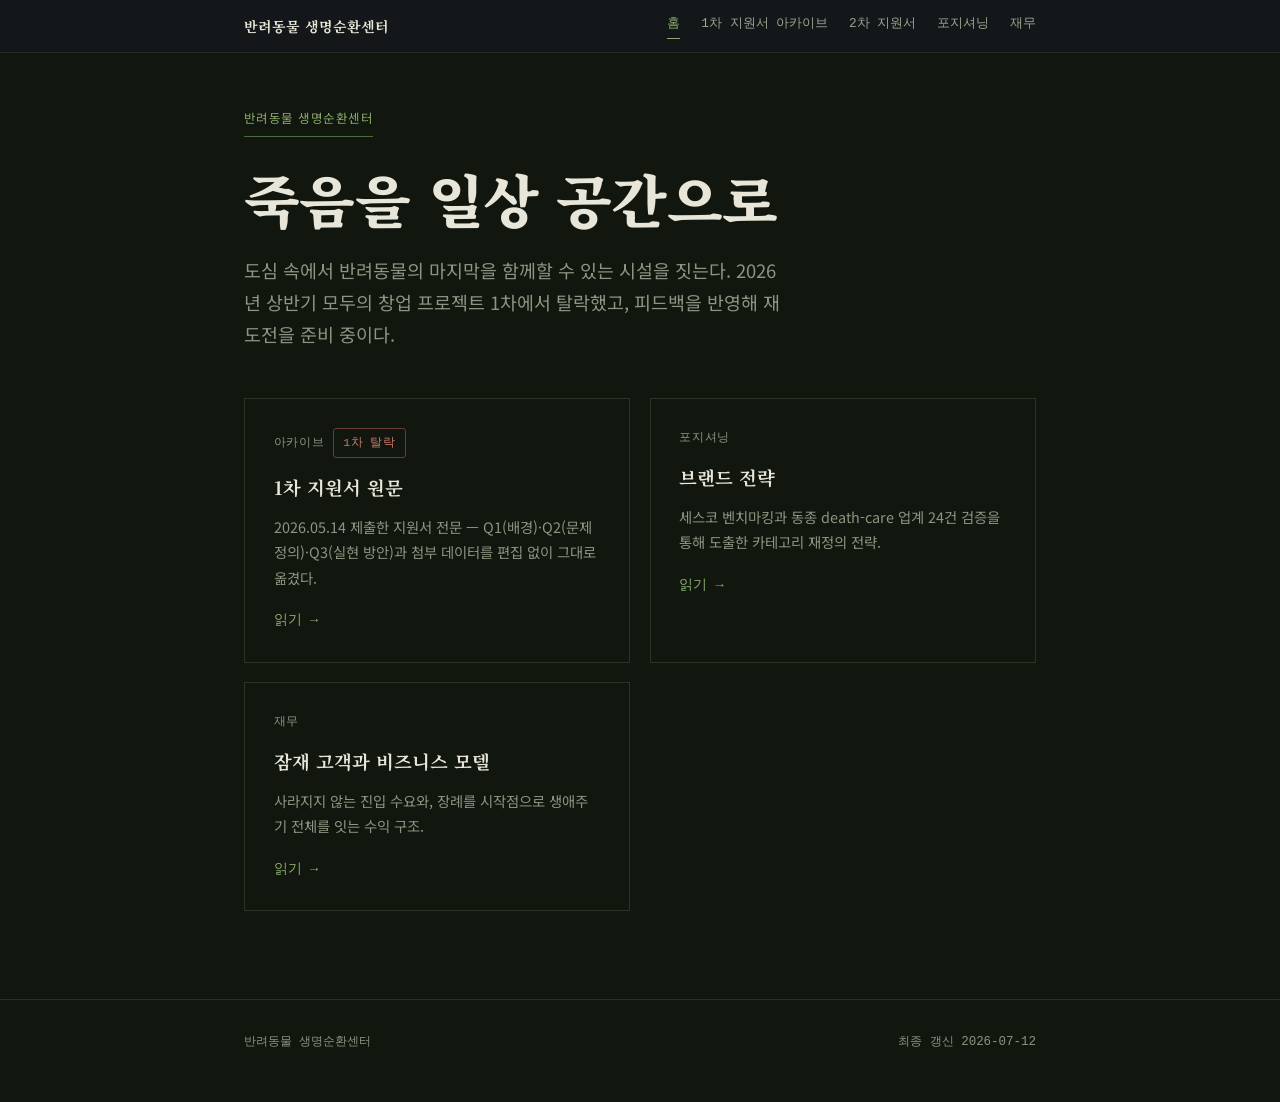
<file: index.html>
<!doctype html>
<html lang="ko">
<head>
<meta charset="utf-8" />
<meta name="viewport" content="width=device-width, initial-scale=1" />
<title>반려동물 생명순환센터</title>
<meta name="description" content="반려동물의 마지막을 친환경 자원 순환으로 되돌리는 생명순환센터 — 죽음을 일상 공간으로. 1차 지원서 아카이브와 브랜드 전략을 공개한다." />
<link rel="preconnect" href="https://fonts.googleapis.com" />
<link rel="preconnect" href="https://fonts.gstatic.com" crossorigin />
<link href="https://fonts.googleapis.com/css2?family=Noto+Serif+KR:wght@500;700;900&family=Noto+Sans+KR:wght@400;500;700&display=swap" rel="stylesheet" />
<link rel="stylesheet" href="assets/nav.css" />
<link rel="stylesheet" href="assets/style.css" />
</head>
<body>

<nav class="sitenav">
  <div class="sitenav-wrap">
    <a class="sitenav-brand" href="index.html">반려동물 생명순환센터</a>
    <div class="sitenav-links">
      <a href="index.html" class="active">홈</a>
      <a href="apply-round1.html">1차 지원서 아카이브</a>
      <a href="apply-round2.html">2차 지원서</a>
      <a href="brand.html">포지셔닝</a>
      <a href="finance.html">재무</a>
    </div>
  </div>
</nav>

<section class="hero">
  <div class="wrap">
    <span class="eyebrow">반려동물 생명순환센터</span>
    <h1 class="reveal">죽음을 일상 공간으로</h1>
    <p class="sub reveal">도심 속에서 반려동물의 마지막을 함께할 수 있는 시설을 짓는다. 2026년 상반기 모두의 창업 프로젝트 1차에서 탈락했고, 피드백을 반영해 재도전을 준비 중이다.</p>

    <div class="linkgrid reveal">
      <a class="linkcard" href="apply-round1.html">
        <div class="lc-tag">아카이브<span class="status-badge" style="margin-left:0;">1차 탈락</span></div>
        <h3>1차 지원서 원문</h3>
        <p>2026.05.14 제출한 지원서 전문 — Q1(배경)·Q2(문제 정의)·Q3(실현 방안)과 첨부 데이터를 편집 없이 그대로 옮겼다.</p>
        <span class="lc-arrow">읽기 →</span>
      </a>
      <a class="linkcard" href="brand.html">
        <div class="lc-tag">포지셔닝</div>
        <h3>브랜드 전략</h3>
        <p>세스코 벤치마킹과 동종 death-care 업계 24건 검증을 통해 도출한 카테고리 재정의 전략.</p>
        <span class="lc-arrow">읽기 →</span>
      </a>
      <a class="linkcard" href="finance.html">
        <div class="lc-tag">재무</div>
        <h3>잠재 고객과 비즈니스 모델</h3>
        <p>사라지지 않는 진입 수요와, 장례를 시작점으로 생애주기 전체를 잇는 수익 구조.</p>
        <span class="lc-arrow">읽기 →</span>
      </a>    </div>
  </div>
</section>

<footer>
  <div class="wrap">
    <span>반려동물 생명순환센터</span>
    <span>최종 갱신 2026-07-12</span>
  </div>
</footer>

<script src="assets/main.js"></script>

</body>
</html>
</file>
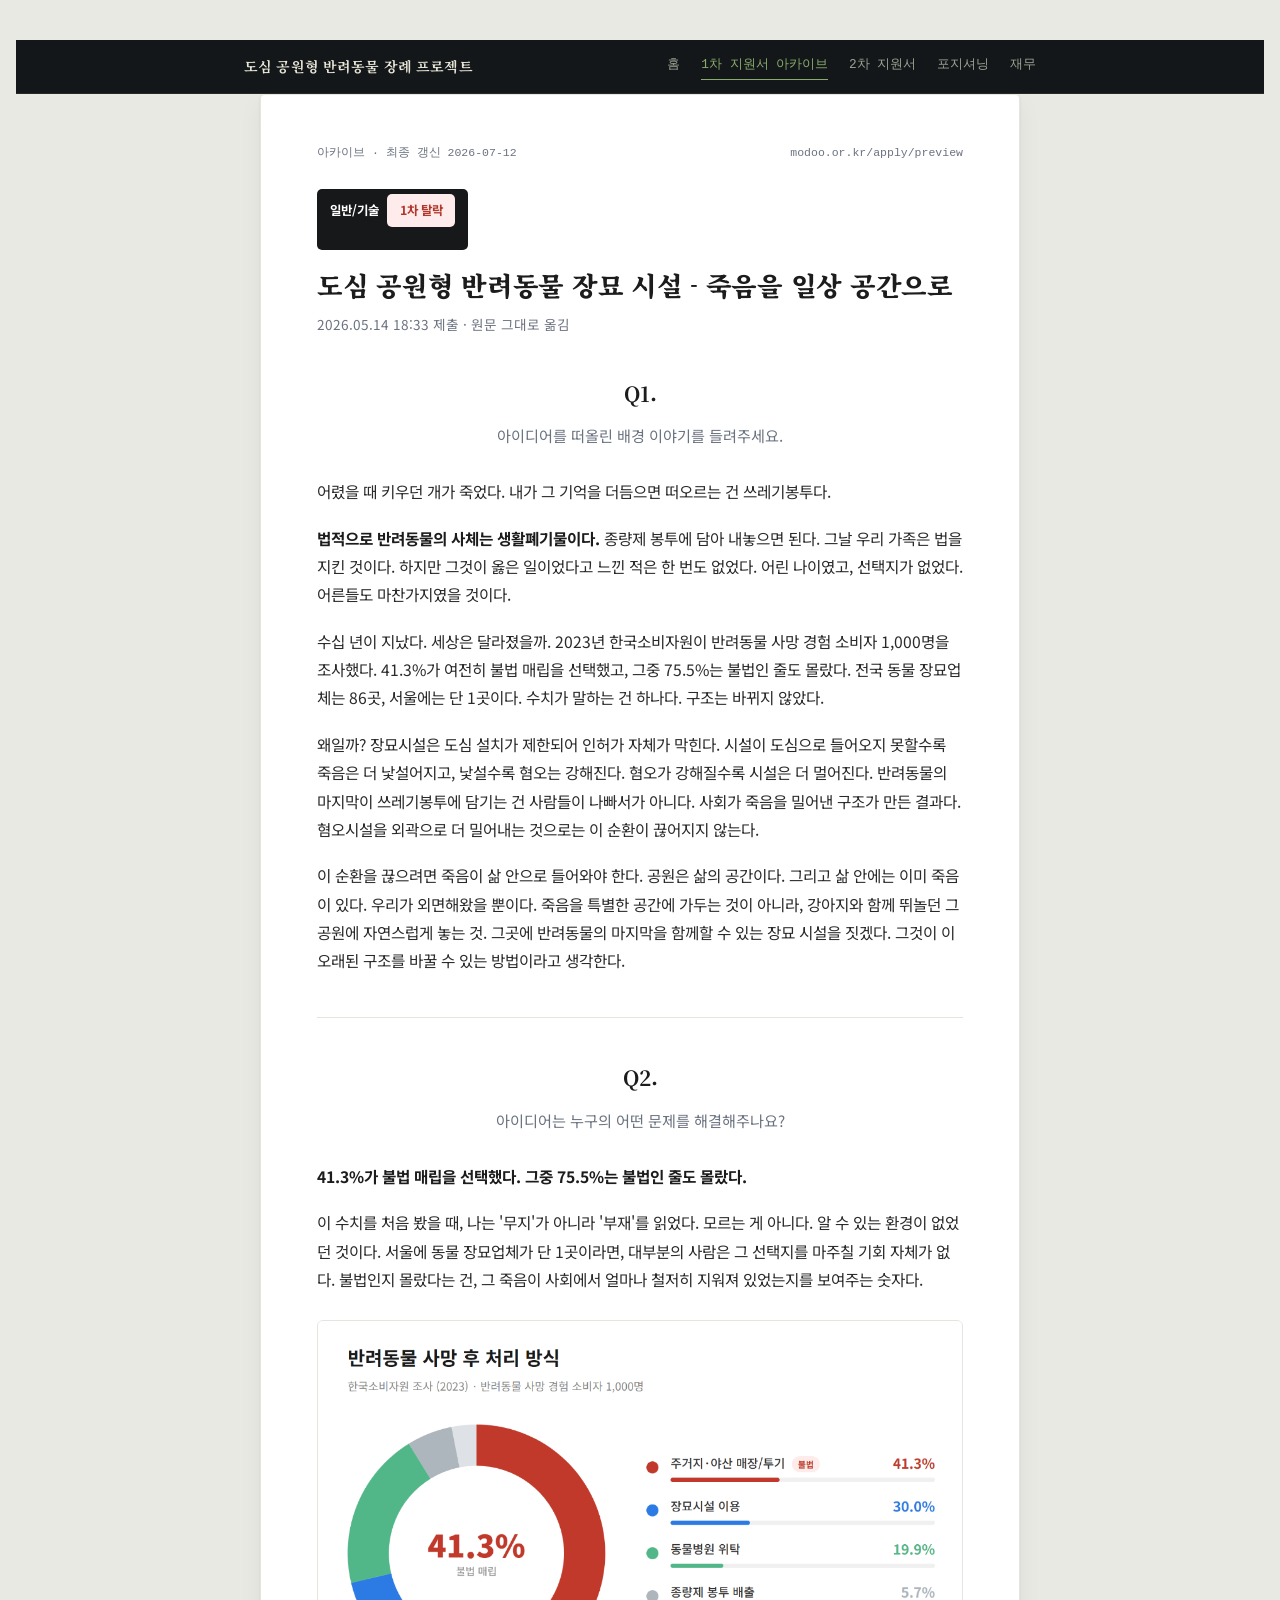
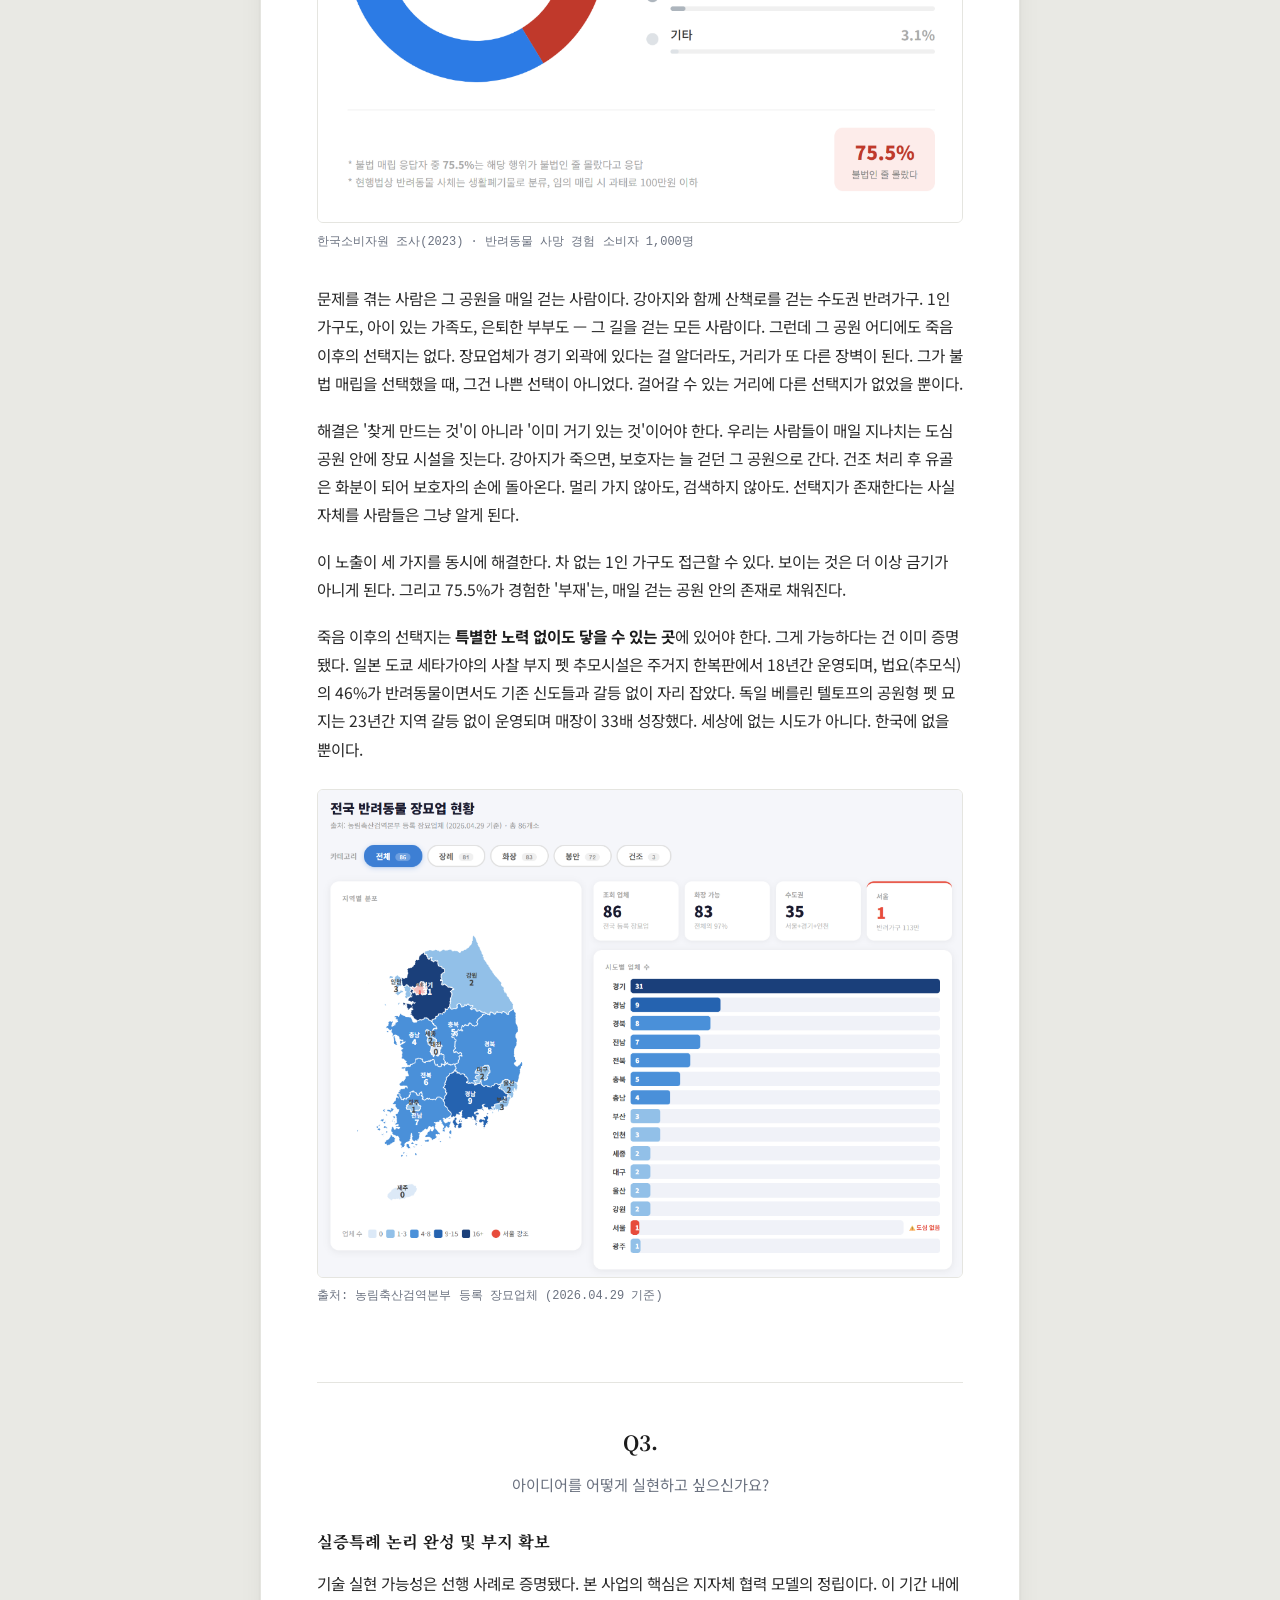
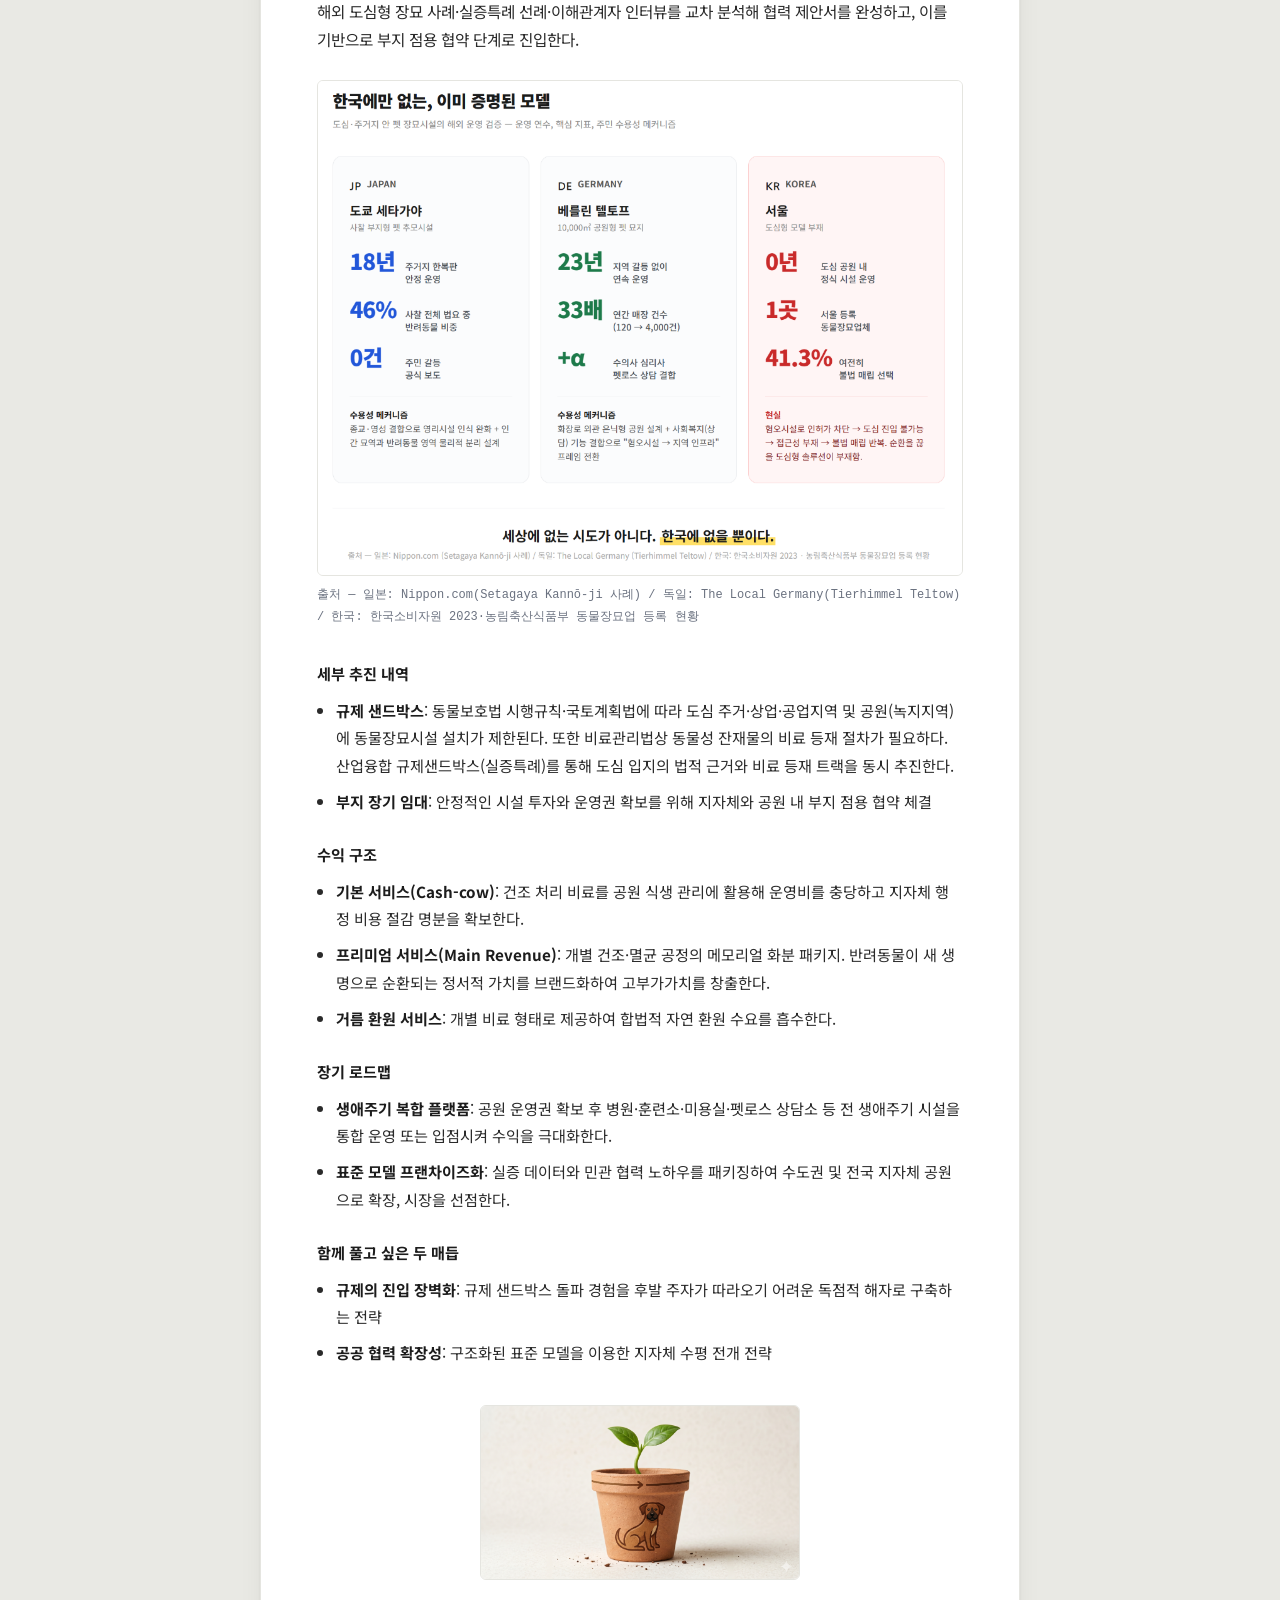
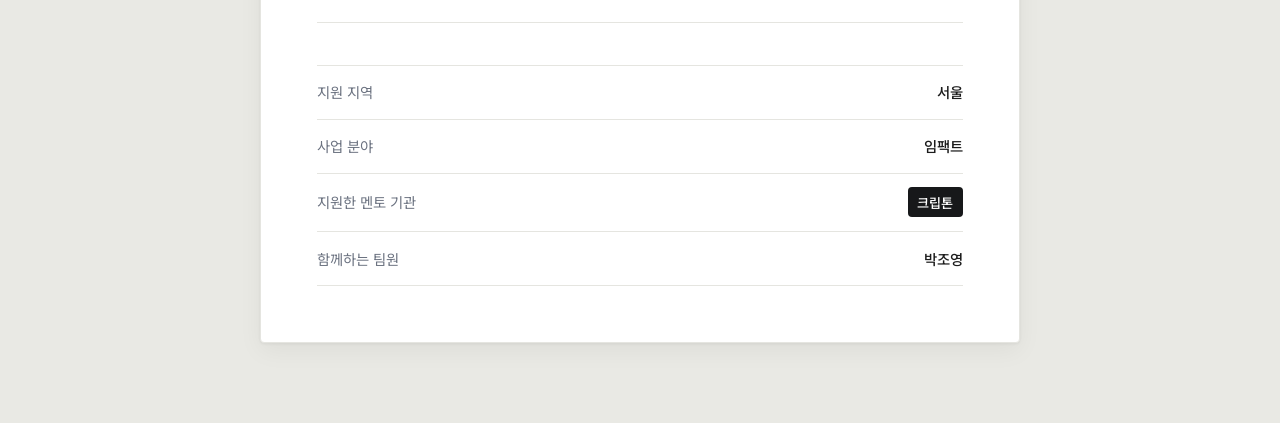
<file: apply-round1.html>
<!doctype html>
<html lang="ko">
<head>
<meta charset="utf-8" />
<meta name="viewport" content="width=device-width, initial-scale=1" />
<title>1차 지원서 아카이브 — 도심 공원형 반려동물 장묘 시설</title>
<meta name="description" content="2026년 상반기 모두의 창업 프로젝트 1차 지원서 제출 원문 아카이브. 도심 공원형 반려동물 장묘 시설 — 죽음을 일상 공간으로." />
<link rel="preconnect" href="https://fonts.googleapis.com" />
<link rel="preconnect" href="https://fonts.gstatic.com" crossorigin />
<link href="https://fonts.googleapis.com/css2?family=Noto+Serif+KR:wght@500;700;900&family=Noto+Sans+KR:wght@400;500;700&display=swap" rel="stylesheet" />
<link rel="stylesheet" href="assets/nav.css" />
<link rel="stylesheet" href="assets/archive.css" />
</head>
<body>

<nav class="sitenav">
  <div class="sitenav-wrap">
    <a class="sitenav-brand" href="index.html">도심 공원형 반려동물 장례 프로젝트</a>
    <div class="sitenav-links">
      <a href="index.html">홈</a>
      <a href="apply-round1.html" class="active">1차 지원서 아카이브</a>
      <a href="apply-round2.html">2차 지원서</a>
      <a href="brand.html">포지셔닝</a>
      <a href="finance.html">재무</a>
    </div>
  </div>
</nav>

<div class="doc">

  <div class="doc-topline">
    <span>아카이브 · 최종 갱신 2026-07-12</span>
    <span>modoo.or.kr/apply/preview</span>
  </div>

  <span class="badge">일반/기술<span class="badge result">1차 탈락</span></span>
  <h1>도심 공원형 반려동물 장묘 시설 - 죽음을 일상 공간으로</h1>
  <p class="submitted">2026.05.14 18:33 제출 · 원문 그대로 옮김</p>

  <div class="qsection">
    <div class="qhead">
      <div class="qn">Q1.</div>
      <div class="qtext">아이디어를 떠올린 배경 이야기를 들려주세요.</div>
    </div>
    <div class="qbody">
      <p>어렸을 때 키우던 개가 죽었다. 내가 그 기억을 더듬으면 떠오르는 건 쓰레기봉투다.</p>
      <p><b>법적으로 반려동물의 사체는 생활폐기물이다.</b> 종량제 봉투에 담아 내놓으면 된다. 그날 우리 가족은 법을 지킨 것이다. 하지만 그것이 옳은 일이었다고 느낀 적은 한 번도 없었다. 어린 나이였고, 선택지가 없었다. 어른들도 마찬가지였을 것이다.</p>
      <p>수십 년이 지났다. 세상은 달라졌을까. 2023년 한국소비자원이 반려동물 사망 경험 소비자 1,000명을 조사했다. 41.3%가 여전히 불법 매립을 선택했고, 그중 75.5%는 불법인 줄도 몰랐다. 전국 동물 장묘업체는 86곳, 서울에는 단 1곳이다. 수치가 말하는 건 하나다. 구조는 바뀌지 않았다.</p>
      <p>왜일까? 장묘시설은 도심 설치가 제한되어 인허가 자체가 막힌다. 시설이 도심으로 들어오지 못할수록 죽음은 더 낯설어지고, 낯설수록 혐오는 강해진다. 혐오가 강해질수록 시설은 더 멀어진다. 반려동물의 마지막이 쓰레기봉투에 담기는 건 사람들이 나빠서가 아니다. 사회가 죽음을 밀어낸 구조가 만든 결과다. 혐오시설을 외곽으로 더 밀어내는 것으로는 이 순환이 끊어지지 않는다.</p>
      <p>이 순환을 끊으려면 죽음이 삶 안으로 들어와야 한다. 공원은 삶의 공간이다. 그리고 삶 안에는 이미 죽음이 있다. 우리가 외면해왔을 뿐이다. 죽음을 특별한 공간에 가두는 것이 아니라, 강아지와 함께 뛰놀던 그 공원에 자연스럽게 놓는 것. 그곳에 반려동물의 마지막을 함께할 수 있는 장묘 시설을 짓겠다. 그것이 이 오래된 구조를 바꿀 수 있는 방법이라고 생각한다.</p>
    </div>
  </div>

  <div class="qsection">
    <div class="qhead">
      <div class="qn">Q2.</div>
      <div class="qtext">아이디어는 누구의 어떤 문제를 해결해주나요?</div>
    </div>
    <div class="qbody">
      <p><b>41.3%가 불법 매립을 선택했다. 그중 75.5%는 불법인 줄도 몰랐다.</b></p>
      <p>이 수치를 처음 봤을 때, 나는 '무지'가 아니라 '부재'를 읽었다. 모르는 게 아니다. 알 수 있는 환경이 없었던 것이다. 서울에 동물 장묘업체가 단 1곳이라면, 대부분의 사람은 그 선택지를 마주칠 기회 자체가 없다. 불법인지 몰랐다는 건, 그 죽음이 사회에서 얼마나 철저히 지워져 있었는지를 보여주는 숫자다.</p>

      <figure class="doc-figure">
        <img src="assets/app/donut.png" alt="반려동물 사망 후 처리 방식 — 한국소비자원 조사(2023), 불법 매립 41.3%" loading="lazy" />
        <figcaption>한국소비자원 조사(2023) · 반려동물 사망 경험 소비자 1,000명</figcaption>
      </figure>

      <p>문제를 겪는 사람은 그 공원을 매일 걷는 사람이다. 강아지와 함께 산책로를 걷는 수도권 반려가구. 1인 가구도, 아이 있는 가족도, 은퇴한 부부도 — 그 길을 걷는 모든 사람이다. 그런데 그 공원 어디에도 죽음 이후의 선택지는 없다. 장묘업체가 경기 외곽에 있다는 걸 알더라도, 거리가 또 다른 장벽이 된다. 그가 불법 매립을 선택했을 때, 그건 나쁜 선택이 아니었다. 걸어갈 수 있는 거리에 다른 선택지가 없었을 뿐이다.</p>
      <p>해결은 '찾게 만드는 것'이 아니라 '이미 거기 있는 것'이어야 한다. 우리는 사람들이 매일 지나치는 도심 공원 안에 장묘 시설을 짓는다. 강아지가 죽으면, 보호자는 늘 걷던 그 공원으로 간다. 건조 처리 후 유골은 화분이 되어 보호자의 손에 돌아온다. 멀리 가지 않아도, 검색하지 않아도. 선택지가 존재한다는 사실 자체를 사람들은 그냥 알게 된다.</p>
      <p>이 노출이 세 가지를 동시에 해결한다. 차 없는 1인 가구도 접근할 수 있다. 보이는 것은 더 이상 금기가 아니게 된다. 그리고 75.5%가 경험한 '부재'는, 매일 걷는 공원 안의 존재로 채워진다.</p>
      <p>죽음 이후의 선택지는 <b>특별한 노력 없이도 닿을 수 있는 곳</b>에 있어야 한다. 그게 가능하다는 건 이미 증명됐다. 일본 도쿄 세타가야의 사찰 부지 펫 추모시설은 주거지 한복판에서 18년간 운영되며, 법요(추모식)의 46%가 반려동물이면서도 기존 신도들과 갈등 없이 자리 잡았다. 독일 베를린 텔토프의 공원형 펫 묘지는 23년간 지역 갈등 없이 운영되며 매장이 33배 성장했다. 세상에 없는 시도가 아니다. 한국에 없을 뿐이다.</p>

      <figure class="doc-figure">
        <img src="assets/app/map.png" alt="전국 반려동물 장묘업 현황 — 총 86개소, 서울 1곳" loading="lazy" />
        <figcaption>출처: 농림축산검역본부 등록 장묘업체 (2026.04.29 기준)</figcaption>
      </figure>
    </div>
  </div>

  <div class="qsection">
    <div class="qhead">
      <div class="qn">Q3.</div>
      <div class="qtext">아이디어를 어떻게 실현하고 싶으신가요?</div>
    </div>
    <div class="qbody">
      <h4>실증특례 논리 완성 및 부지 확보</h4>
      <p>기술 실현 가능성은 선행 사례로 증명됐다. 본 사업의 핵심은 지자체 협력 모델의 정립이다. 이 기간 내에 해외 도심형 장묘 사례·실증특례 선례·이해관계자 인터뷰를 교차 분석해 협력 제안서를 완성하고, 이를 기반으로 부지 점용 협약 단계로 진입한다.</p>

      <figure class="doc-figure">
        <img src="assets/app/compare.png" alt="한국에만 없는, 이미 증명된 모델 — 도쿄 세타가야·베를린 텔토프·서울 비교" loading="lazy" />
        <figcaption>출처 — 일본: Nippon.com(Setagaya Kannō-ji 사례) / 독일: The Local Germany(Tierhimmel Teltow) / 한국: 한국소비자원 2023·농림축산식품부 동물장묘업 등록 현황</figcaption>
      </figure>

      <h5>세부 추진 내역</h5>
      <ul>
        <li><b>규제 샌드박스</b>: 동물보호법 시행규칙·국토계획법에 따라 도심 주거·상업·공업지역 및 공원(녹지지역)에 동물장묘시설 설치가 제한된다. 또한 비료관리법상 동물성 잔재물의 비료 등재 절차가 필요하다. 산업융합 규제샌드박스(실증특례)를 통해 도심 입지의 법적 근거와 비료 등재 트랙을 동시 추진한다.</li>
        <li><b>부지 장기 임대</b>: 안정적인 시설 투자와 운영권 확보를 위해 지자체와 공원 내 부지 점용 협약 체결</li>
      </ul>

      <h5>수익 구조</h5>
      <ul>
        <li><b>기본 서비스(Cash-cow)</b>: 건조 처리 비료를 공원 식생 관리에 활용해 운영비를 충당하고 지자체 행정 비용 절감 명분을 확보한다.</li>
        <li><b>프리미엄 서비스(Main Revenue)</b>: 개별 건조·멸균 공정의 메모리얼 화분 패키지. 반려동물이 새 생명으로 순환되는 정서적 가치를 브랜드화하여 고부가가치를 창출한다.</li>
        <li><b>거름 환원 서비스</b>: 개별 비료 형태로 제공하여 합법적 자연 환원 수요를 흡수한다.</li>
      </ul>

      <h5>장기 로드맵</h5>
      <ul>
        <li><b>생애주기 복합 플랫폼</b>: 공원 운영권 확보 후 병원·훈련소·미용실·펫로스 상담소 등 전 생애주기 시설을 통합 운영 또는 입점시켜 수익을 극대화한다.</li>
        <li><b>표준 모델 프랜차이즈화</b>: 실증 데이터와 민관 협력 노하우를 패키징하여 수도권 및 전국 지자체 공원으로 확장, 시장을 선점한다.</li>
      </ul>

      <h5>함께 풀고 싶은 두 매듭</h5>
      <ul>
        <li><b>규제의 진입 장벽화</b>: 규제 샌드박스 돌파 경험을 후발 주자가 따라오기 어려운 독점적 해자로 구축하는 전략</li>
        <li><b>공공 협력 확장성</b>: 구조화된 표준 모델을 이용한 지자체 수평 전개 전략</li>
      </ul>

      <figure class="doc-figure pot">
        <img src="assets/app/pot.png" alt="메모리얼 화분 컨셉 이미지 — 반려동물 일러스트가 그려진 화분에서 새싹이 자라는 모습" loading="lazy" />
      </figure>
    </div>
  </div>

  <div class="meta-table">
    <div class="meta-row"><span class="k">지원 지역</span><span class="v">서울</span></div>
    <div class="meta-row"><span class="k">사업 분야</span><span class="v">임팩트</span></div>
    <div class="meta-row"><span class="k">지원한 멘토 기관</span><span class="v tag">크립톤</span></div>
    <div class="meta-row"><span class="k">함께하는 팀원</span><span class="v">박조영</span></div>
  </div>

</div>

</body>
</html>
</file>
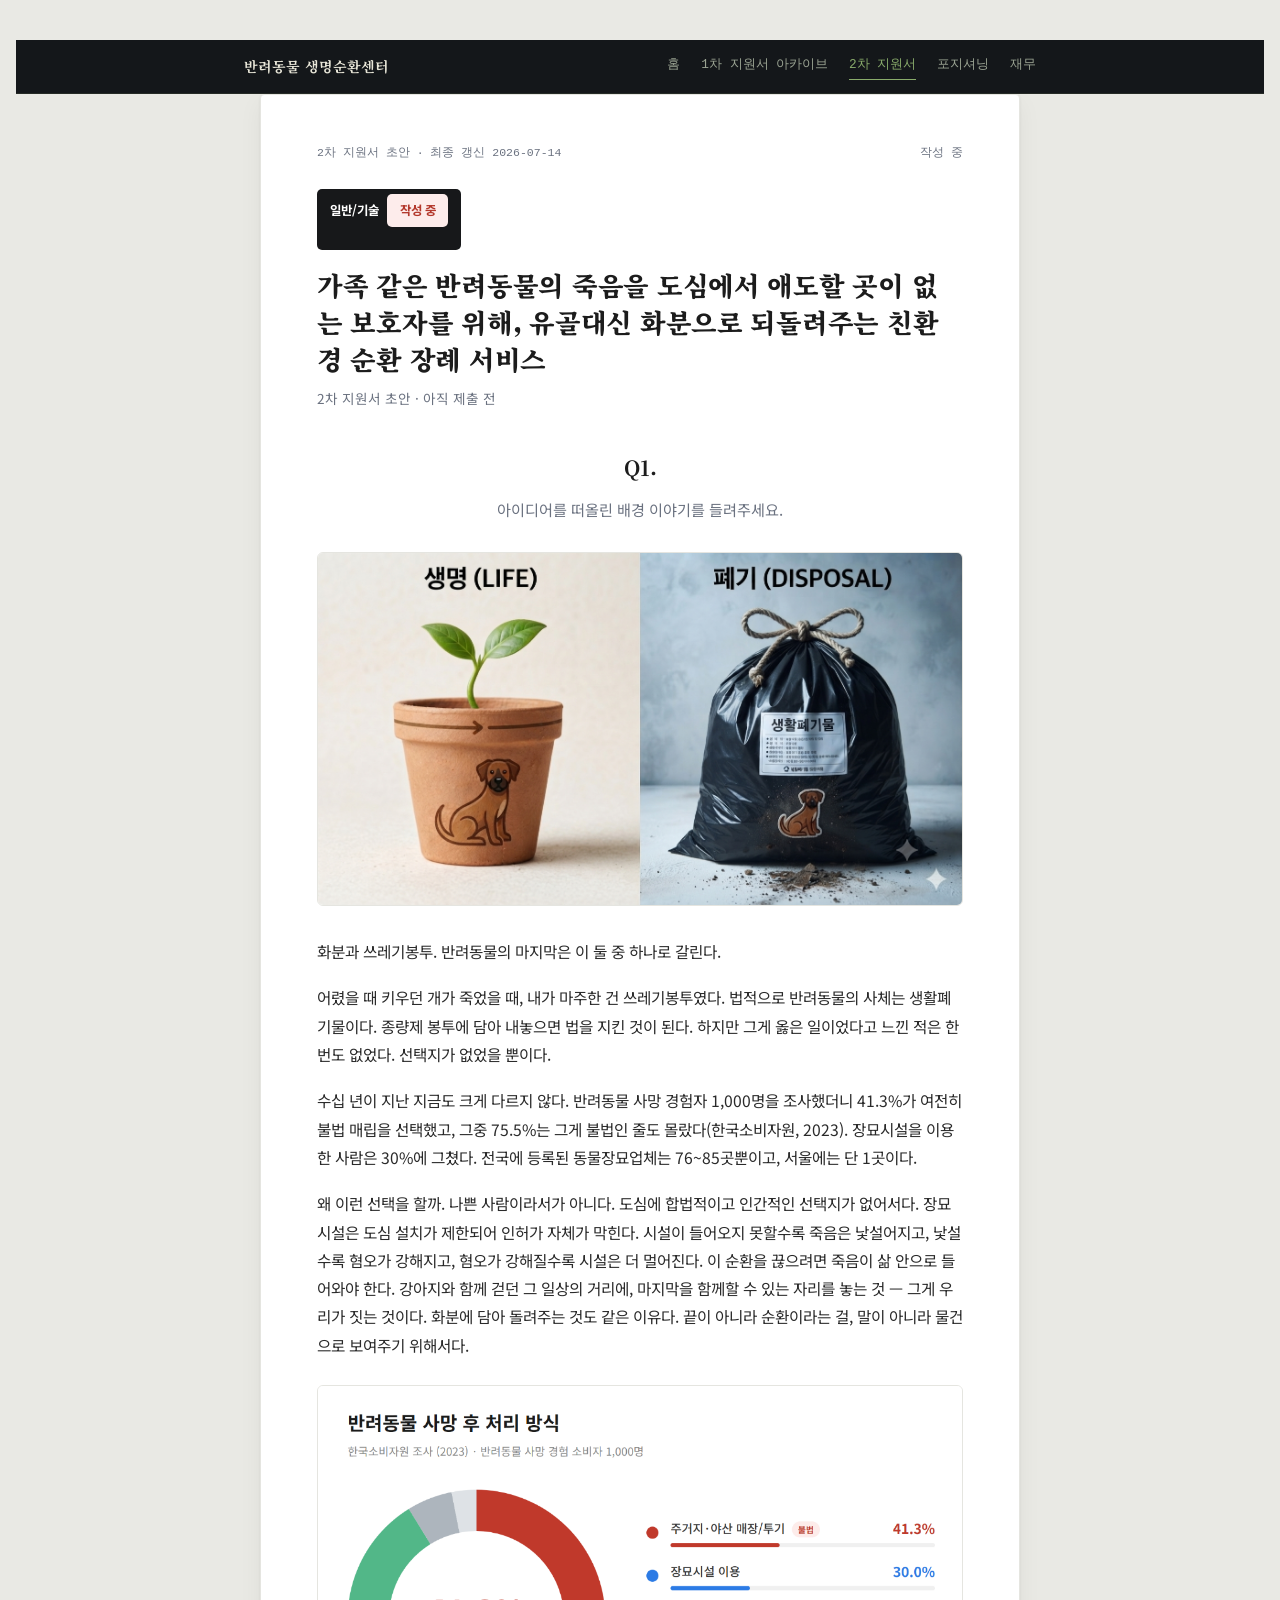
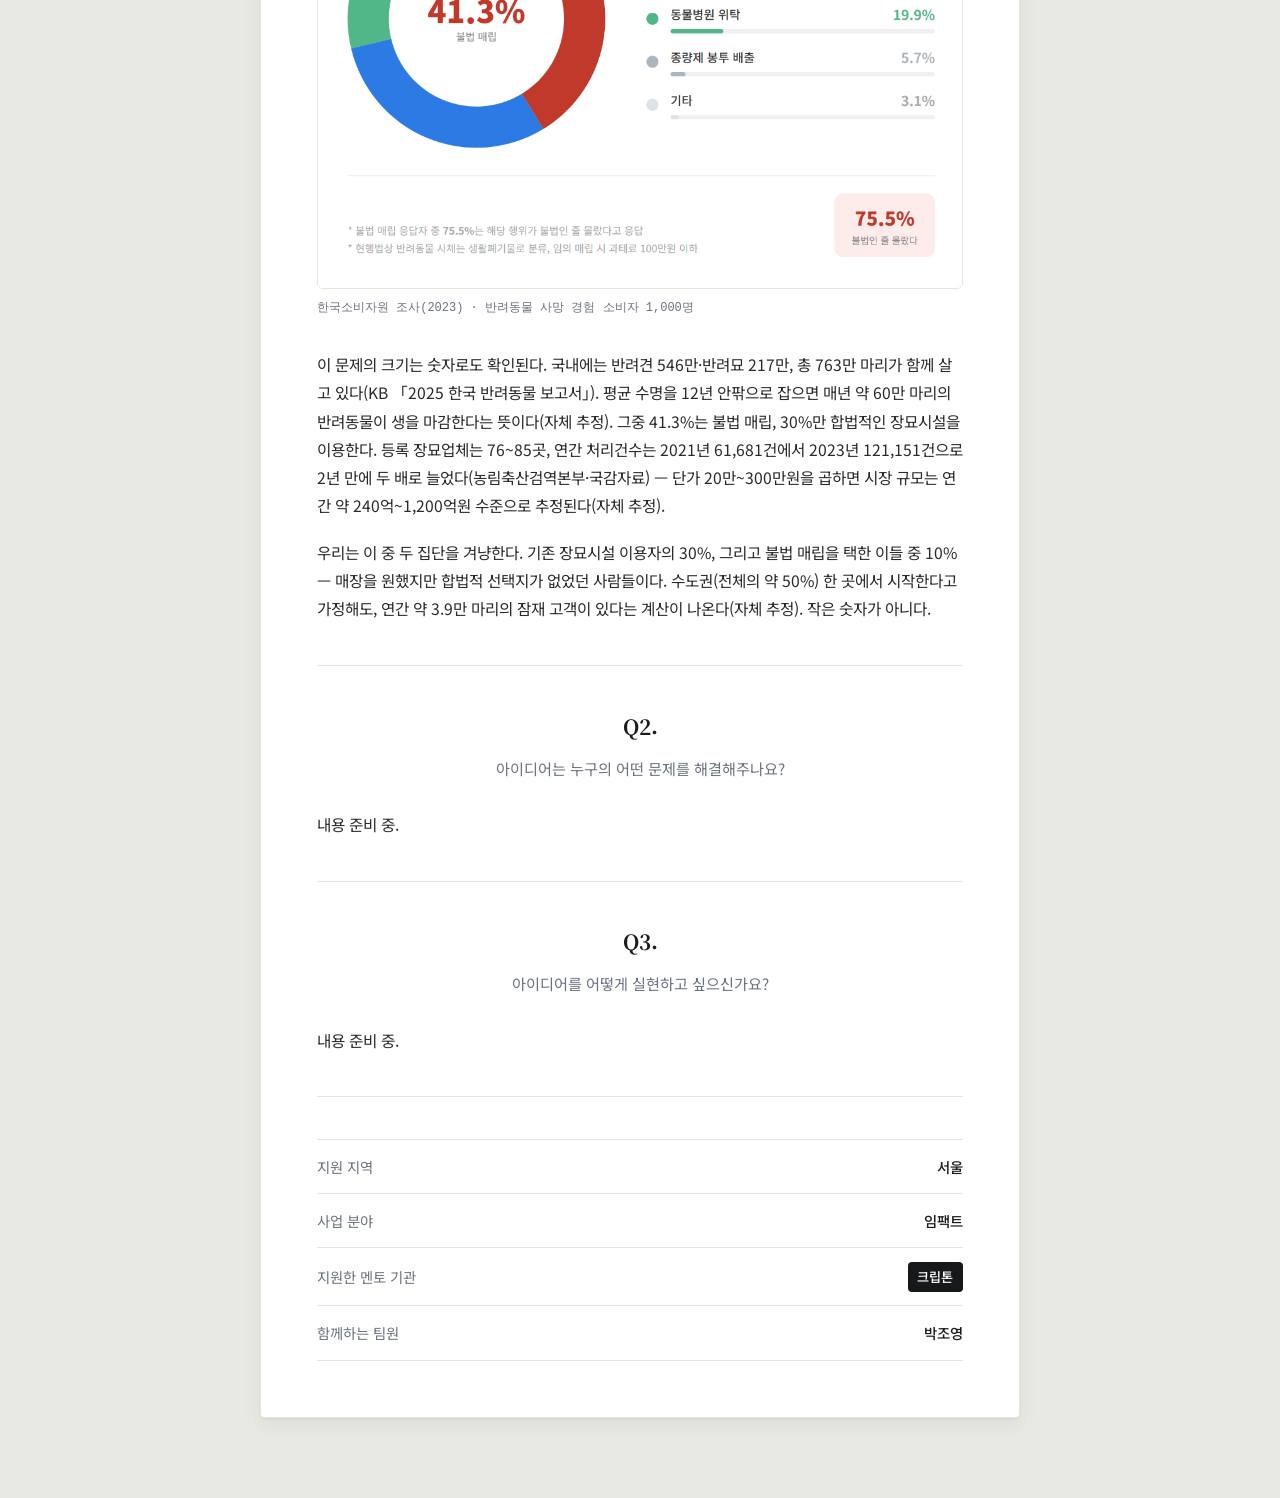
<file: apply-round2.html>
<!doctype html>
<html lang="ko">
<head>
<meta charset="utf-8" />
<meta name="viewport" content="width=device-width, initial-scale=1" />
<title>2차 지원서 (작성 중) — 반려동물 생명순환센터</title>
<meta name="description" content="모두의 창업 프로젝트 2차 지원서 초안. 작성 중." />
<link rel="preconnect" href="https://fonts.googleapis.com" />
<link rel="preconnect" href="https://fonts.gstatic.com" crossorigin />
<link href="https://fonts.googleapis.com/css2?family=Noto+Serif+KR:wght@500;700;900&family=Noto+Sans+KR:wght@400;500;700&display=swap" rel="stylesheet" />
<link rel="stylesheet" href="assets/nav.css" />
<link rel="stylesheet" href="assets/archive.css" />
</head>
<body>

<nav class="sitenav">
  <div class="sitenav-wrap">
    <a class="sitenav-brand" href="index.html">반려동물 생명순환센터</a>
    <div class="sitenav-links">
      <a href="index.html">홈</a>
      <a href="apply-round1.html">1차 지원서 아카이브</a>
      <a href="apply-round2.html" class="active">2차 지원서</a>
      <a href="brand.html">포지셔닝</a>
      <a href="finance.html">재무</a>
    </div>
  </div>
</nav>

<div class="doc">

  <div class="doc-topline">
    <span>2차 지원서 초안 · 최종 갱신 2026-07-14</span>
    <span>작성 중</span>
  </div>

  <span class="badge">일반/기술<span class="badge result">작성 중</span></span>
  <h1>가족 같은 반려동물의 죽음을 도심에서 애도할 곳이 없는 보호자를 위해, 유골대신 화분으로 되돌려주는 친환경 순환 장례 서비스</h1>
  <p class="submitted">2차 지원서 초안 · 아직 제출 전</p>

  <div class="qsection">
    <div class="qhead">
      <div class="qn">Q1.</div>
      <div class="qtext">아이디어를 떠올린 배경 이야기를 들려주세요.</div>
    </div>
    <div class="qbody">
      <figure class="doc-figure">
        <img src="assets/app/flowpot.png" alt="생명(화분)과 폐기(생활폐기물 봉투) — 반려동물의 마지막이 갈리는 두 갈래" loading="lazy" />
      </figure>

      <p>화분과 쓰레기봉투. 반려동물의 마지막은 이 둘 중 하나로 갈린다.</p>
      <p>어렸을 때 키우던 개가 죽었을 때, 내가 마주한 건 쓰레기봉투였다. 법적으로 반려동물의 사체는 생활폐기물이다. 종량제 봉투에 담아 내놓으면 법을 지킨 것이 된다. 하지만 그게 옳은 일이었다고 느낀 적은 한 번도 없었다. 선택지가 없었을 뿐이다.</p>
      <p>수십 년이 지난 지금도 크게 다르지 않다. 반려동물 사망 경험자 1,000명을 조사했더니 41.3%가 여전히 불법 매립을 선택했고, 그중 75.5%는 그게 불법인 줄도 몰랐다(한국소비자원, 2023). 장묘시설을 이용한 사람은 30%에 그쳤다. 전국에 등록된 동물장묘업체는 76~85곳뿐이고, 서울에는 단 1곳이다.</p>
      <p>왜 이런 선택을 할까. 나쁜 사람이라서가 아니다. 도심에 합법적이고 인간적인 선택지가 없어서다. 장묘시설은 도심 설치가 제한되어 인허가 자체가 막힌다. 시설이 들어오지 못할수록 죽음은 낯설어지고, 낯설수록 혐오가 강해지고, 혐오가 강해질수록 시설은 더 멀어진다. 이 순환을 끊으려면 죽음이 삶 안으로 들어와야 한다. 강아지와 함께 걷던 그 일상의 거리에, 마지막을 함께할 수 있는 자리를 놓는 것 — 그게 우리가 짓는 것이다. 화분에 담아 돌려주는 것도 같은 이유다. 끝이 아니라 순환이라는 걸, 말이 아니라 물건으로 보여주기 위해서다.</p>

      <figure class="doc-figure">
        <img src="assets/app/donut.png" alt="반려동물 사망 후 처리 방식 — 한국소비자원 조사(2023), 불법 매립 41.3%" loading="lazy" />
        <figcaption>한국소비자원 조사(2023) · 반려동물 사망 경험 소비자 1,000명</figcaption>
      </figure>

      <p>이 문제의 크기는 숫자로도 확인된다. 국내에는 반려견 546만·반려묘 217만, 총 763만 마리가 함께 살고 있다(KB 「2025 한국 반려동물 보고서」). 평균 수명을 12년 안팎으로 잡으면 매년 약 60만 마리의 반려동물이 생을 마감한다는 뜻이다(자체 추정). 그중 41.3%는 불법 매립, 30%만 합법적인 장묘시설을 이용한다. 등록 장묘업체는 76~85곳, 연간 처리건수는 2021년 61,681건에서 2023년 121,151건으로 2년 만에 두 배로 늘었다(농림축산검역본부·국감자료) — 단가 20만~300만원을 곱하면 시장 규모는 연간 약 240억~1,200억원 수준으로 추정된다(자체 추정).</p>
      <p>우리는 이 중 두 집단을 겨냥한다. 기존 장묘시설 이용자의 30%, 그리고 불법 매립을 택한 이들 중 10% — 매장을 원했지만 합법적 선택지가 없었던 사람들이다. 수도권(전체의 약 50%) 한 곳에서 시작한다고 가정해도, 연간 약 3.9만 마리의 잠재 고객이 있다는 계산이 나온다(자체 추정). 작은 숫자가 아니다.</p>
    </div>
  </div>

  <div class="qsection">
    <div class="qhead">
      <div class="qn">Q2.</div>
      <div class="qtext">아이디어는 누구의 어떤 문제를 해결해주나요?</div>
    </div>
    <div class="qbody">
      <p>내용 준비 중.</p>
    </div>
  </div>

  <div class="qsection">
    <div class="qhead">
      <div class="qn">Q3.</div>
      <div class="qtext">아이디어를 어떻게 실현하고 싶으신가요?</div>
    </div>
    <div class="qbody">
      <p>내용 준비 중.</p>
    </div>
  </div>

  <div class="meta-table">
    <div class="meta-row"><span class="k">지원 지역</span><span class="v">서울</span></div>
    <div class="meta-row"><span class="k">사업 분야</span><span class="v">임팩트</span></div>
    <div class="meta-row"><span class="k">지원한 멘토 기관</span><span class="v tag">크립톤</span></div>
    <div class="meta-row"><span class="k">함께하는 팀원</span><span class="v">박조영</span></div>
  </div>

</div>

</body>
</html>
</file>
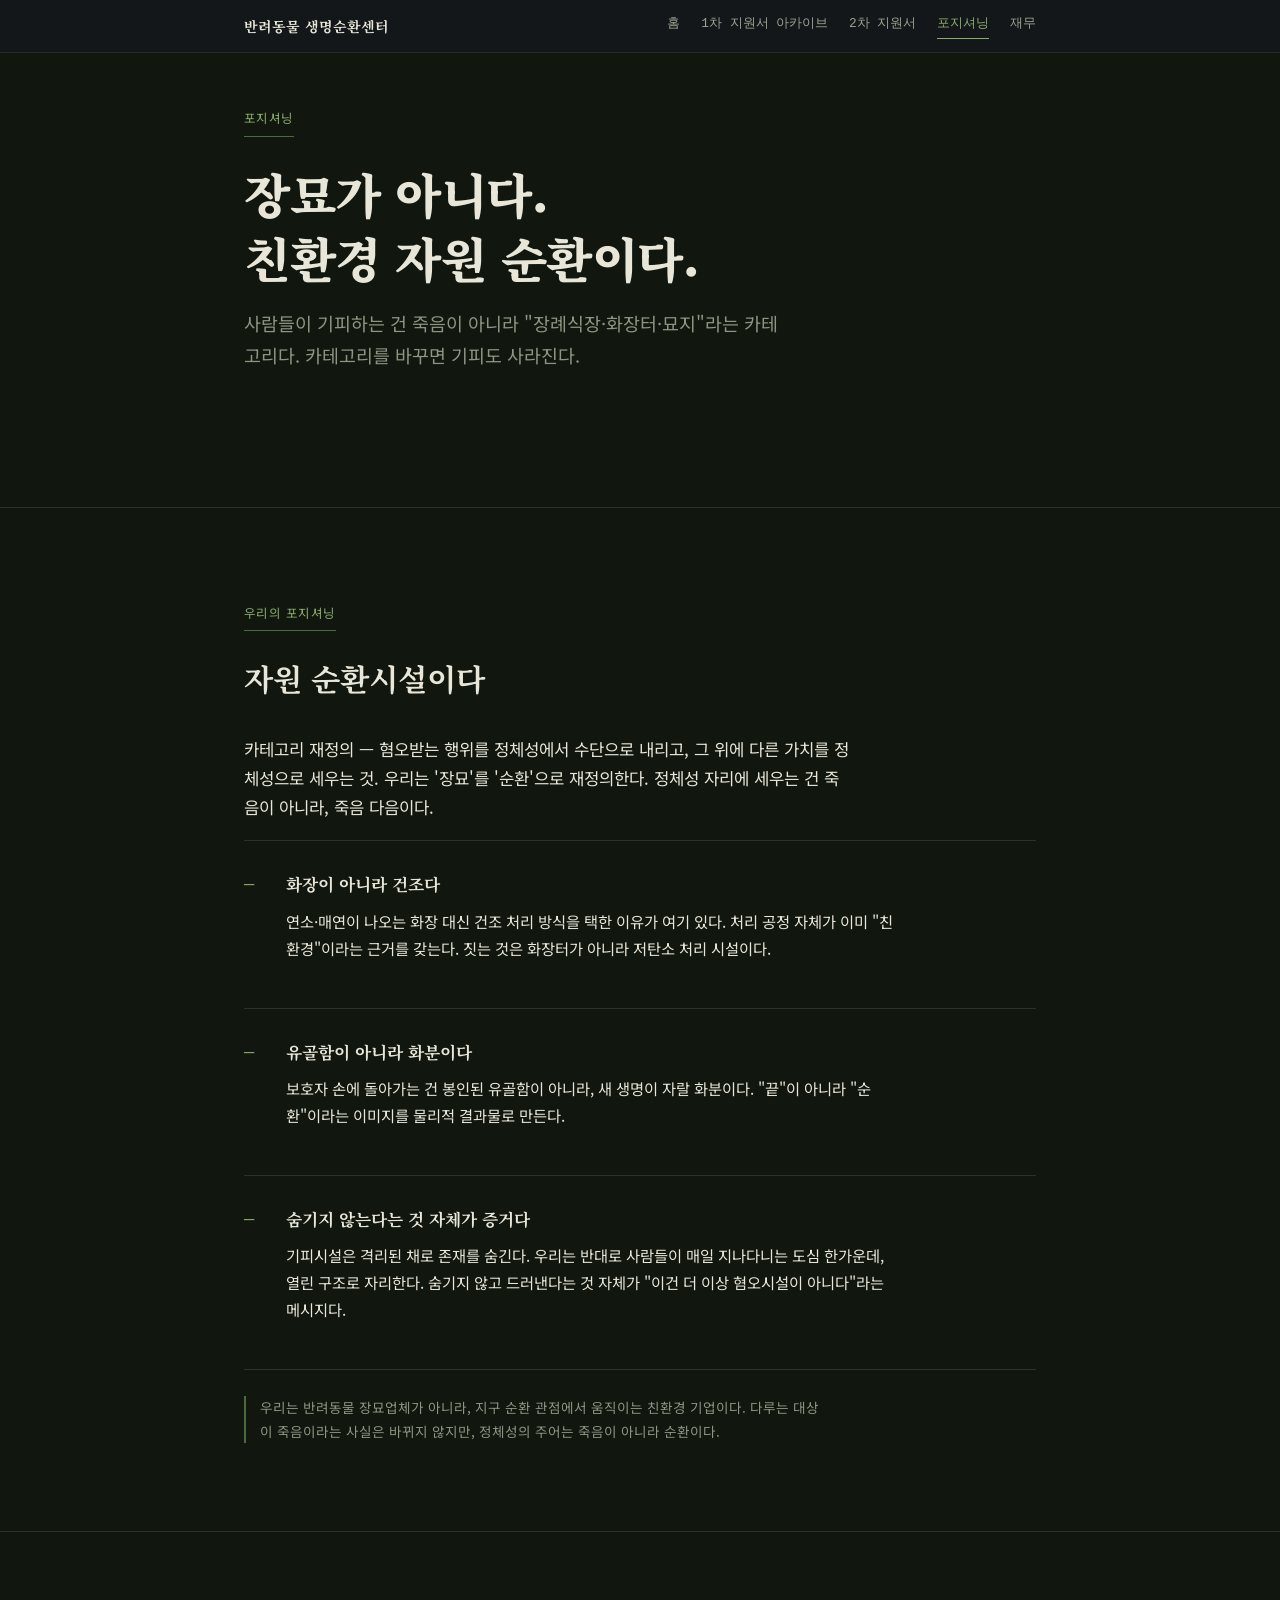
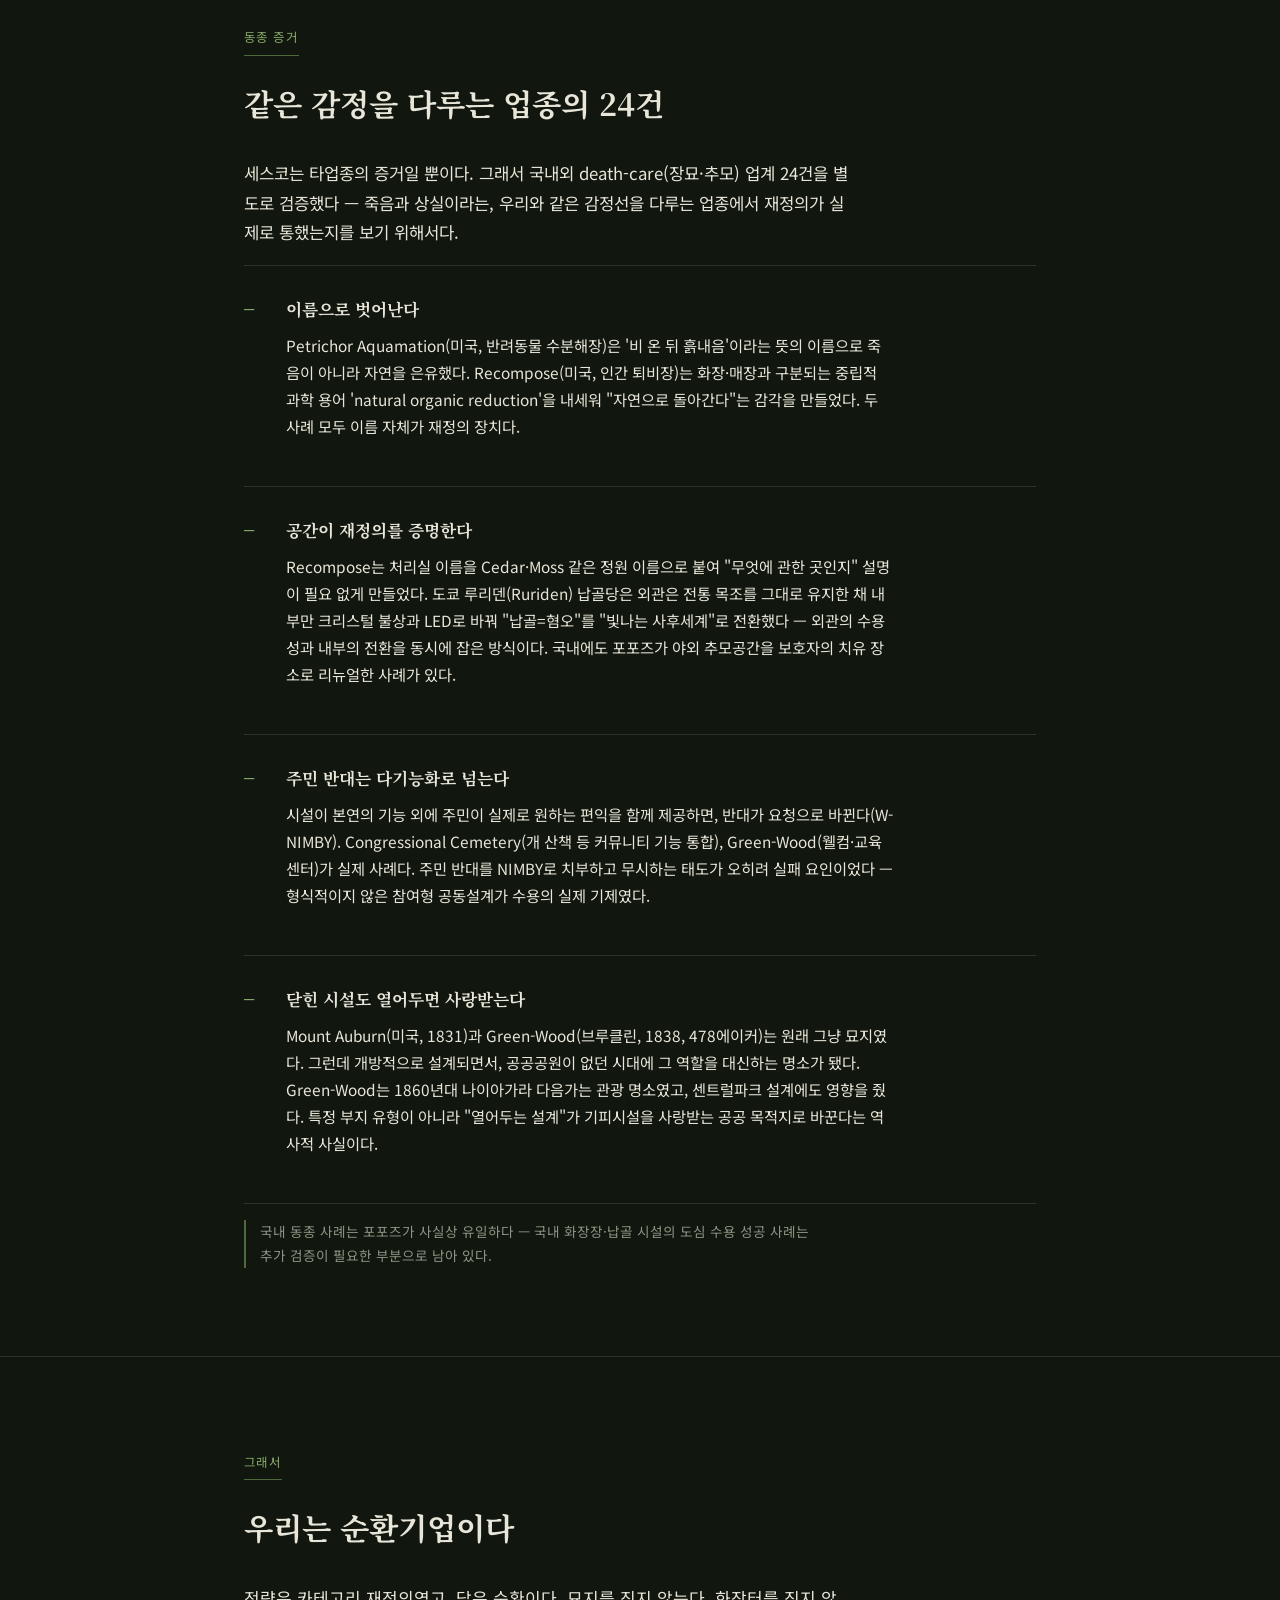
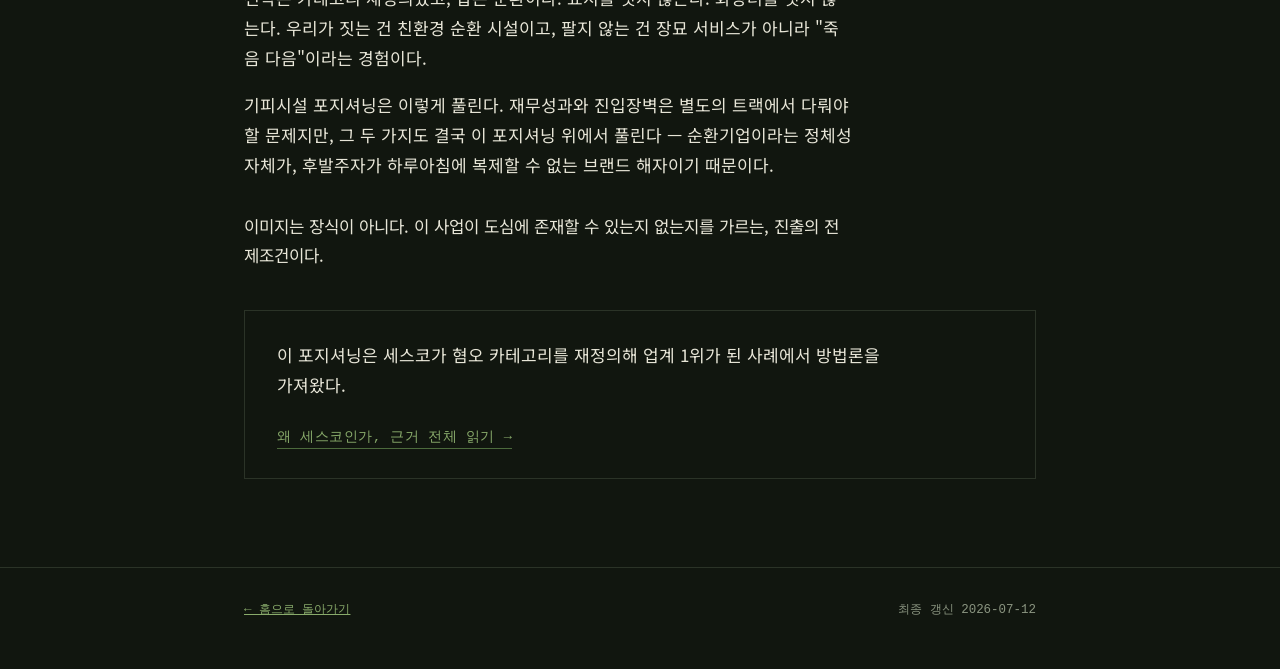
<file: brand.html>
<!doctype html>
<html lang="ko">
<head>
<meta charset="utf-8" />
<meta name="viewport" content="width=device-width, initial-scale=1" />
<title>브랜드 전략 — 장묘가 아니다, 친환경 자원 순환이다</title>
<meta name="description" content="세스코 벤치마킹과 동종 death-care 업계 24건 검증으로 확정한 '친환경 자원 순환' 포지셔닝." />
<link rel="preconnect" href="https://fonts.googleapis.com" />
<link rel="preconnect" href="https://fonts.gstatic.com" crossorigin />
<link href="https://fonts.googleapis.com/css2?family=Noto+Serif+KR:wght@500;700;900&family=Noto+Sans+KR:wght@400;500;700&display=swap" rel="stylesheet" />
<link rel="stylesheet" href="assets/nav.css" />
<link rel="stylesheet" href="assets/style.css" />
</head>
<body>

<nav class="sitenav">
  <div class="sitenav-wrap">
    <a class="sitenav-brand" href="index.html">반려동물 생명순환센터</a>
    <div class="sitenav-links">
      <a href="index.html">홈</a>
      <a href="apply-round1.html">1차 지원서 아카이브</a>
      <a href="apply-round2.html">2차 지원서</a>
      <a href="brand.html" class="active">포지셔닝</a>
      <a href="finance.html">재무</a>
    </div>
  </div>
</nav>

<section class="hero page-hero">
  <div class="wrap">
    <span class="eyebrow">포지셔닝</span>
    <h1 class="reveal">장묘가 아니다.<br>친환경 자원 순환이다.</h1>
    <p class="sub reveal">사람들이 기피하는 건 죽음이 아니라 "장례식장·화장터·묘지"라는 카테고리다. 카테고리를 바꾸면 기피도 사라진다.</p>
  </div>
</section>

<section>
  <div class="wrap">
    <span class="eyebrow reveal">우리의 포지셔닝</span>
    <h2 class="reveal">자원 순환시설이다</h2>
    <p class="lede reveal">카테고리 재정의 — 혐오받는 행위를 정체성에서 수단으로 내리고, 그 위에 다른 가치를 정체성으로 세우는 것. 우리는 '장묘'를 '순환'으로 재정의한다. 정체성 자리에 세우는 건 죽음이 아니라, 죽음 다음이다.</p>

    <div class="mech reveal">
      <div class="mech-item">
        <div class="dot">―</div>
        <div>
          <h3>화장이 아니라 건조다</h3>
          <p>연소·매연이 나오는 화장 대신 건조 처리 방식을 택한 이유가 여기 있다. 처리 공정 자체가 이미 "친환경"이라는 근거를 갖는다. 짓는 것은 화장터가 아니라 저탄소 처리 시설이다.</p>
        </div>
      </div>
      <div class="mech-item">
        <div class="dot">―</div>
        <div>
          <h3>유골함이 아니라 화분이다</h3>
          <p>보호자 손에 돌아가는 건 봉인된 유골함이 아니라, 새 생명이 자랄 화분이다. "끝"이 아니라 "순환"이라는 이미지를 물리적 결과물로 만든다.</p>
        </div>
      </div>
      <div class="mech-item">
        <div class="dot">―</div>
        <div>
          <h3>숨기지 않는다는 것 자체가 증거다</h3>
          <p>기피시설은 격리된 채로 존재를 숨긴다. 우리는 반대로 사람들이 매일 지나다니는 도심 한가운데, 열린 구조로 자리한다. 숨기지 않고 드러낸다는 것 자체가 "이건 더 이상 혐오시설이 아니다"라는 메시지다.</p>
        </div>
      </div>
    </div>

    <p class="cite reveal" style="margin-top:1.6rem;">우리는 반려동물 장묘업체가 아니라, 지구 순환 관점에서 움직이는 친환경 기업이다. 다루는 대상이 죽음이라는 사실은 바뀌지 않지만, 정체성의 주어는 죽음이 아니라 순환이다.</p>
  </div>
</section>

<section>
  <div class="wrap">
    <span class="eyebrow reveal">동종 증거</span>
    <h2 class="reveal">같은 감정을 다루는 업종의 24건</h2>
    <p class="lede reveal">세스코는 타업종의 증거일 뿐이다. 그래서 국내외 death-care(장묘·추모) 업계 24건을 별도로 검증했다 — 죽음과 상실이라는, 우리와 같은 감정선을 다루는 업종에서 재정의가 실제로 통했는지를 보기 위해서다.</p>

    <div class="mech reveal">
      <div class="mech-item">
        <div class="dot">―</div>
        <div>
          <h3>이름으로 벗어난다</h3>
          <p>Petrichor Aquamation(미국, 반려동물 수분해장)은 '비 온 뒤 흙내음'이라는 뜻의 이름으로 죽음이 아니라 자연을 은유했다. Recompose(미국, 인간 퇴비장)는 화장·매장과 구분되는 중립적 과학 용어 'natural organic reduction'을 내세워 "자연으로 돌아간다"는 감각을 만들었다. 두 사례 모두 이름 자체가 재정의 장치다.</p>
        </div>
      </div>
      <div class="mech-item">
        <div class="dot">―</div>
        <div>
          <h3>공간이 재정의를 증명한다</h3>
          <p>Recompose는 처리실 이름을 Cedar·Moss 같은 정원 이름으로 붙여 "무엇에 관한 곳인지" 설명이 필요 없게 만들었다. 도쿄 루리덴(Ruriden) 납골당은 외관은 전통 목조를 그대로 유지한 채 내부만 크리스털 불상과 LED로 바꿔 "납골=혐오"를 "빛나는 사후세계"로 전환했다 — 외관의 수용성과 내부의 전환을 동시에 잡은 방식이다. 국내에도 포포즈가 야외 추모공간을 보호자의 치유 장소로 리뉴얼한 사례가 있다.</p>
        </div>
      </div>
      <div class="mech-item">
        <div class="dot">―</div>
        <div>
          <h3>주민 반대는 다기능화로 넘는다</h3>
          <p>시설이 본연의 기능 외에 주민이 실제로 원하는 편익을 함께 제공하면, 반대가 요청으로 바뀐다(W-NIMBY). Congressional Cemetery(개 산책 등 커뮤니티 기능 통합), Green-Wood(웰컴·교육센터)가 실제 사례다. 주민 반대를 NIMBY로 치부하고 무시하는 태도가 오히려 실패 요인이었다 — 형식적이지 않은 참여형 공동설계가 수용의 실제 기제였다.</p>
        </div>
      </div>
      <div class="mech-item">
        <div class="dot">―</div>
        <div>
          <h3>닫힌 시설도 열어두면 사랑받는다</h3>
          <p>Mount Auburn(미국, 1831)과 Green-Wood(브루클린, 1838, 478에이커)는 원래 그냥 묘지였다. 그런데 개방적으로 설계되면서, 공공공원이 없던 시대에 그 역할을 대신하는 명소가 됐다. Green-Wood는 1860년대 나이아가라 다음가는 관광 명소였고, 센트럴파크 설계에도 영향을 줬다. 특정 부지 유형이 아니라 "열어두는 설계"가 기피시설을 사랑받는 공공 목적지로 바꾼다는 역사적 사실이다.</p>
        </div>
      </div>
    </div>

    <p class="cite reveal" style="margin-top:1rem;">국내 동종 사례는 포포즈가 사실상 유일하다 — 국내 화장장·납골 시설의 도심 수용 성공 사례는 추가 검증이 필요한 부분으로 남아 있다.</p>
  </div>
</section>

<section>
  <div class="wrap">
    <span class="eyebrow reveal">그래서</span>
    <h2 class="reveal">우리는 순환기업이다</h2>
    <p class="reveal">전략은 카테고리 재정의였고, 답은 순환이다. 묘지를 짓지 않는다. 화장터를 짓지 않는다. 우리가 짓는 건 친환경 순환 시설이고, 팔지 않는 건 장묘 서비스가 아니라 "죽음 다음"이라는 경험이다.</p>
    <p class="reveal">기피시설 포지셔닝은 이렇게 풀린다. 재무성과와 진입장벽은 별도의 트랙에서 다뤄야 할 문제지만, 그 두 가지도 결국 이 포지셔닝 위에서 풀린다 — 순환기업이라는 정체성 자체가, 후발주자가 하루아침에 복제할 수 없는 브랜드 해자이기 때문이다.</p>
    <p class="lede reveal" style="margin-top:2rem;">이미지는 장식이 아니다. 이 사업이 도심에 존재할 수 있는지 없는지를 가르는, 진출의 전제조건이다.</p>

    <div class="teaser reveal" style="margin-top:2.5rem;">
      <p>이 포지셔닝은 세스코가 혐오 카테고리를 재정의해 업계 1위가 된 사례에서 방법론을 가져왔다.</p>
      <a class="more" href="cesco.html">왜 세스코인가, 근거 전체 읽기 →</a>
    </div>
  </div>
</section>

<footer>
  <div class="wrap">
    <span><a class="back" href="index.html">← 홈으로 돌아가기</a></span>
    <span>최종 갱신 2026-07-12</span>
  </div>
</footer>

<script src="assets/main.js"></script>

</body>
</html>
</file>
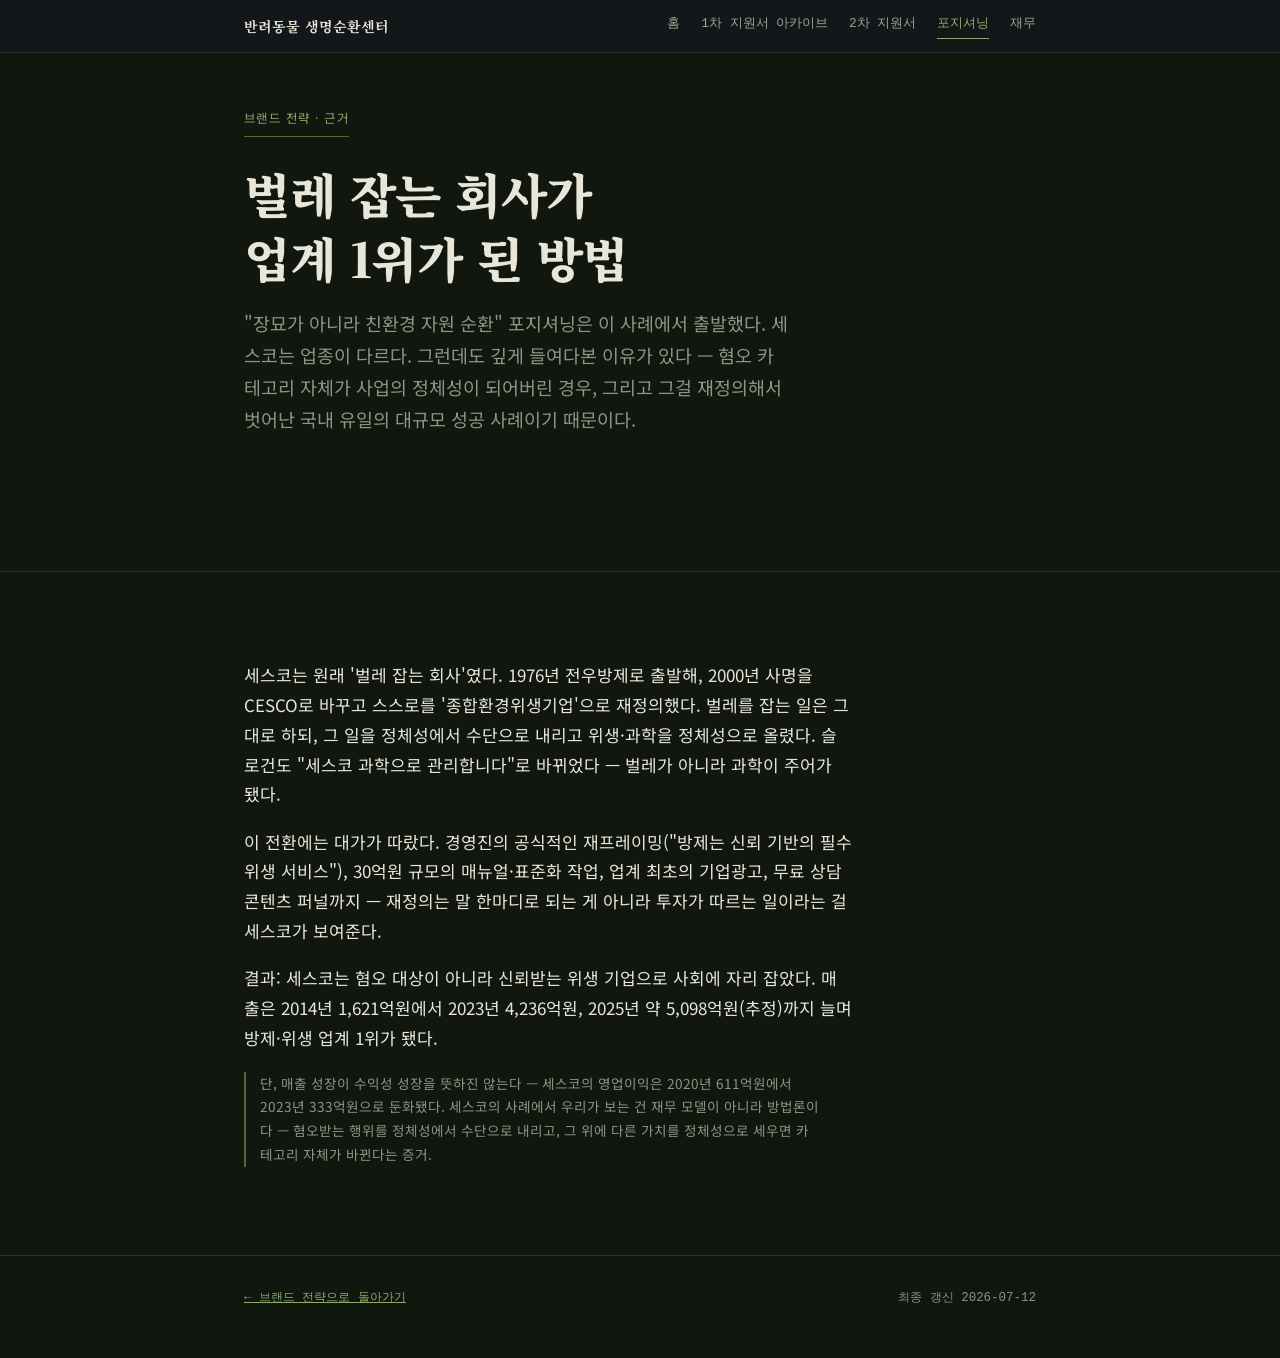
<file: cesco.html>
<!doctype html>
<html lang="ko">
<head>
<meta charset="utf-8" />
<meta name="viewport" content="width=device-width, initial-scale=1" />
<title>왜 세스코인가 — 브랜드 전략의 근거</title>
<meta name="description" content="혐오 카테고리를 재정의해 업계 1위가 된 세스코 사례 — '장묘가 아니라 친환경 자원 순환' 포지셔닝의 방법론적 출발점." />
<link rel="preconnect" href="https://fonts.googleapis.com" />
<link rel="preconnect" href="https://fonts.gstatic.com" crossorigin />
<link href="https://fonts.googleapis.com/css2?family=Noto+Serif+KR:wght@500;700;900&family=Noto+Sans+KR:wght@400;500;700&display=swap" rel="stylesheet" />
<link rel="stylesheet" href="assets/nav.css" />
<link rel="stylesheet" href="assets/style.css" />
</head>
<body>

<nav class="sitenav">
  <div class="sitenav-wrap">
    <a class="sitenav-brand" href="index.html">반려동물 생명순환센터</a>
    <div class="sitenav-links">
      <a href="index.html">홈</a>
      <a href="apply-round1.html">1차 지원서 아카이브</a>
      <a href="apply-round2.html">2차 지원서</a>
      <a href="brand.html" class="active">포지셔닝</a>
      <a href="finance.html">재무</a>
    </div>
  </div>
</nav>

<section class="hero page-hero">
  <div class="wrap">
    <span class="eyebrow">브랜드 전략 · 근거</span>
    <h1 class="reveal">벌레 잡는 회사가<br>업계 1위가 된 방법</h1>
    <p class="sub reveal">"장묘가 아니라 친환경 자원 순환" 포지셔닝은 이 사례에서 출발했다. 세스코는 업종이 다르다. 그런데도 깊게 들여다본 이유가 있다 — 혐오 카테고리 자체가 사업의 정체성이 되어버린 경우, 그리고 그걸 재정의해서 벗어난 국내 유일의 대규모 성공 사례이기 때문이다.</p>
  </div>
</section>

<section>
  <div class="wrap">
    <p class="reveal">세스코는 원래 '벌레 잡는 회사'였다. 1976년 전우방제로 출발해, 2000년 사명을 CESCO로 바꾸고 스스로를 '종합환경위생기업'으로 재정의했다. 벌레를 잡는 일은 그대로 하되, 그 일을 정체성에서 수단으로 내리고 위생·과학을 정체성으로 올렸다. 슬로건도 "세스코 과학으로 관리합니다"로 바뀌었다 — 벌레가 아니라 과학이 주어가 됐다.</p>
    <p class="reveal">이 전환에는 대가가 따랐다. 경영진의 공식적인 재프레이밍("방제는 신뢰 기반의 필수 위생 서비스"), 30억원 규모의 매뉴얼·표준화 작업, 업계 최초의 기업광고, 무료 상담 콘텐츠 퍼널까지 — 재정의는 말 한마디로 되는 게 아니라 투자가 따르는 일이라는 걸 세스코가 보여준다.</p>
    <p class="reveal">결과: 세스코는 혐오 대상이 아니라 신뢰받는 위생 기업으로 사회에 자리 잡았다. 매출은 2014년 1,621억원에서 2023년 4,236억원, 2025년 약 5,098억원(추정)까지 늘며 방제·위생 업계 1위가 됐다.</p>
    <p class="cite reveal">단, 매출 성장이 수익성 성장을 뜻하진 않는다 — 세스코의 영업이익은 2020년 611억원에서 2023년 333억원으로 둔화됐다. 세스코의 사례에서 우리가 보는 건 재무 모델이 아니라 방법론이다 — 혐오받는 행위를 정체성에서 수단으로 내리고, 그 위에 다른 가치를 정체성으로 세우면 카테고리 자체가 바뀐다는 증거.</p>
  </div>
</section>

<footer>
  <div class="wrap">
    <span><a class="back" href="brand.html">← 브랜드 전략으로 돌아가기</a></span>
    <span>최종 갱신 2026-07-12</span>
  </div>
</footer>

<script src="assets/main.js"></script>

</body>
</html>
</file>
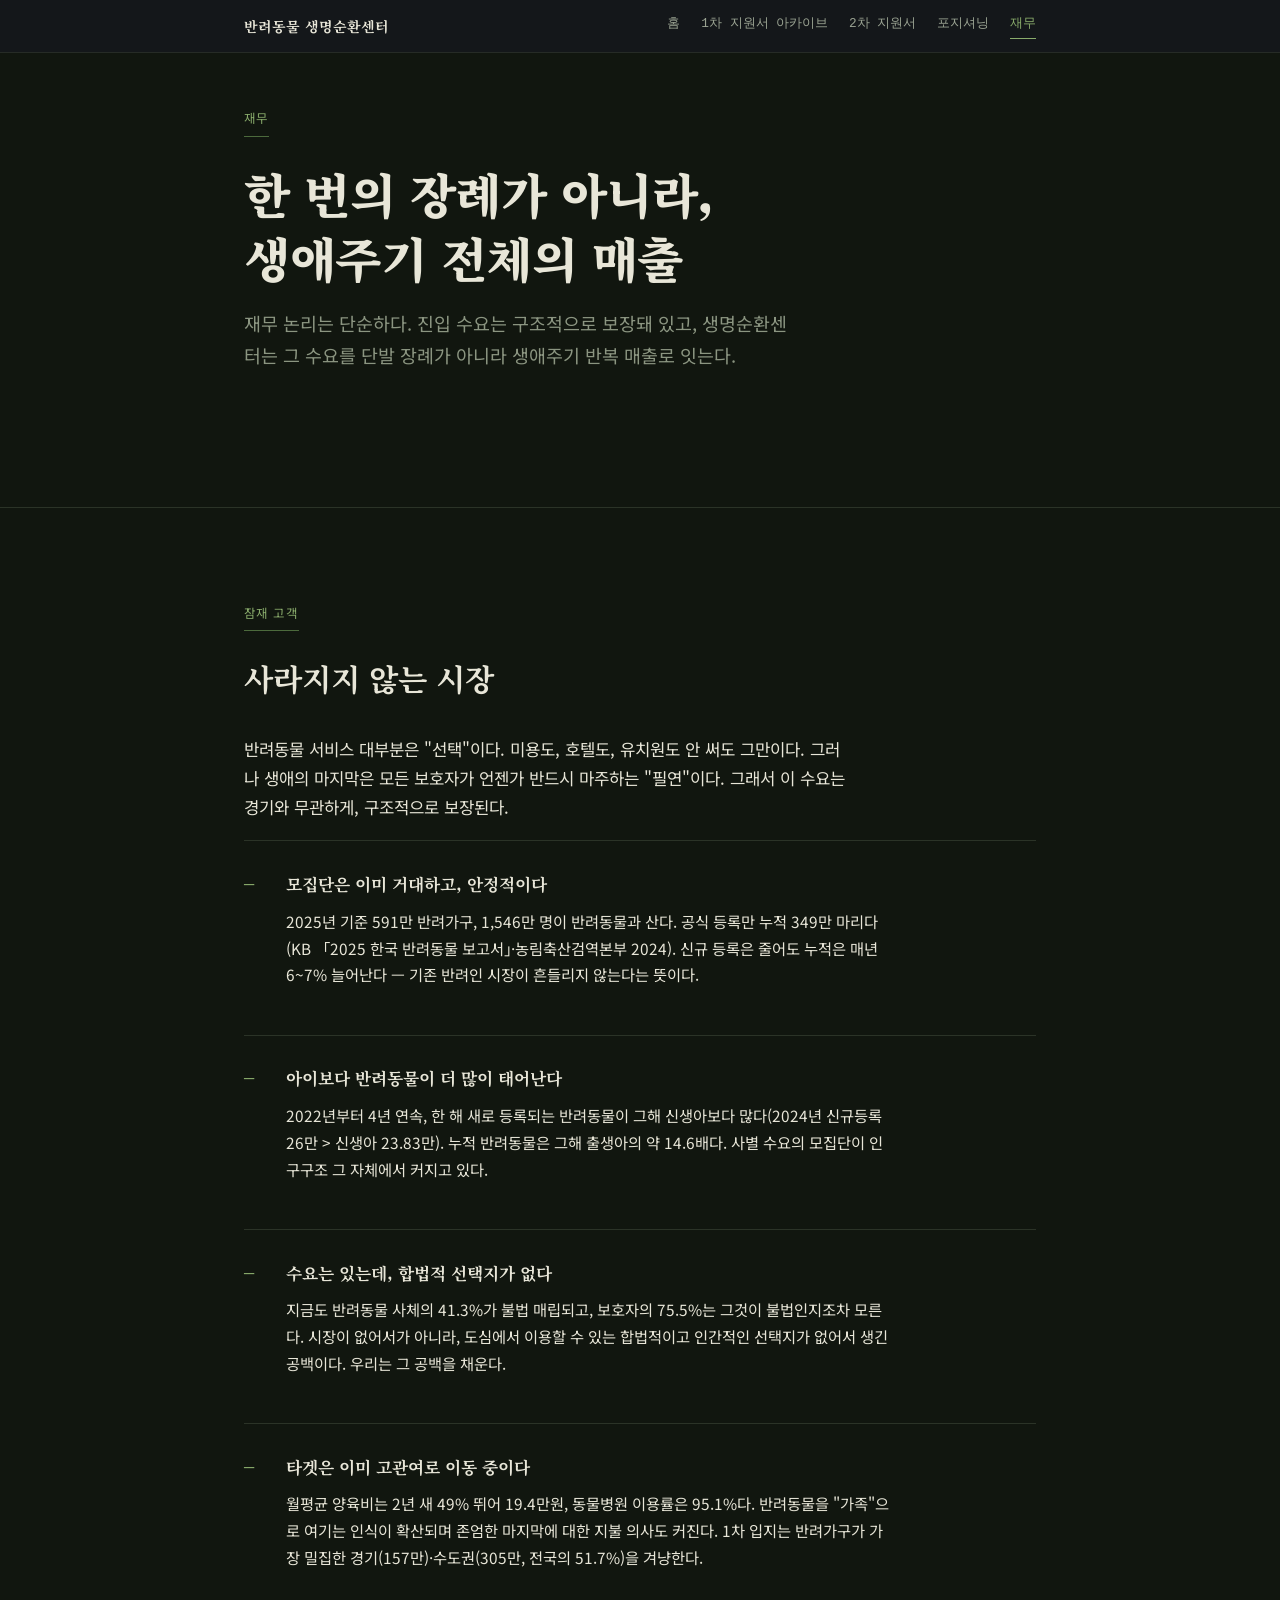
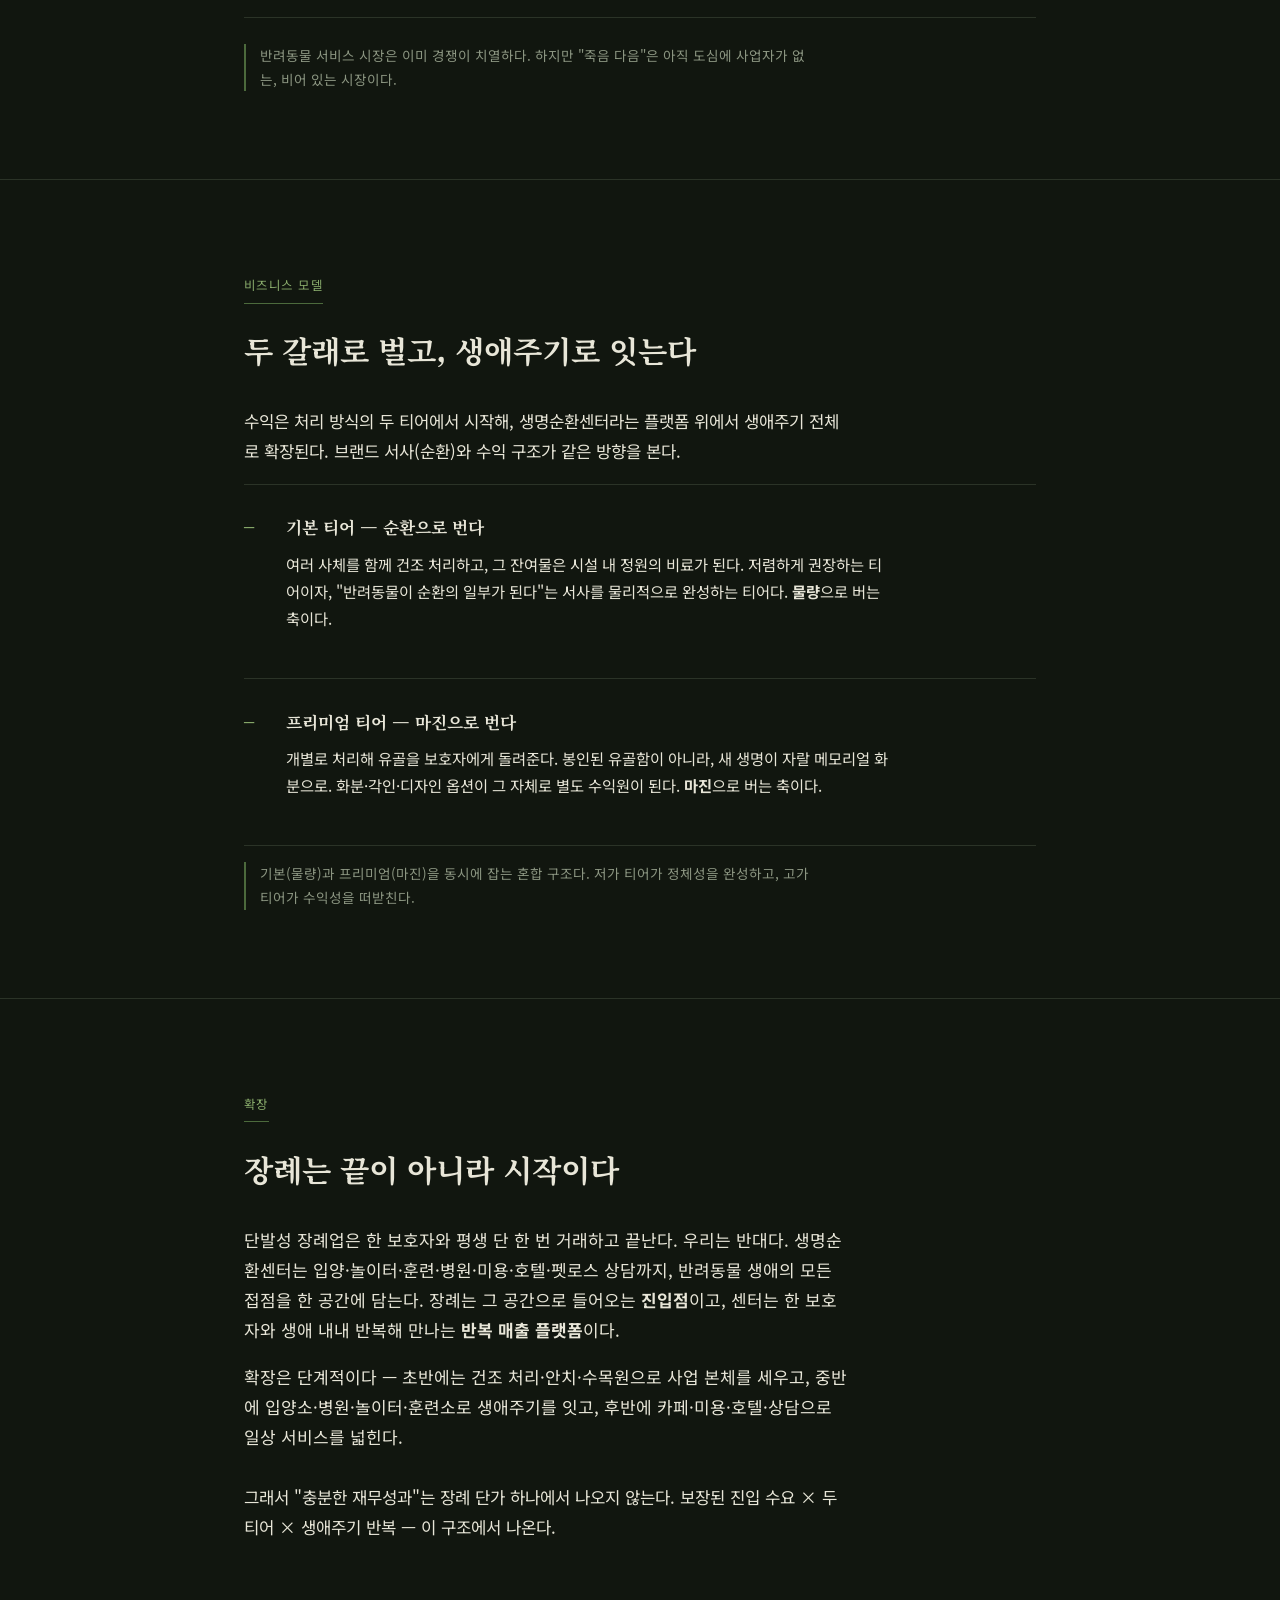
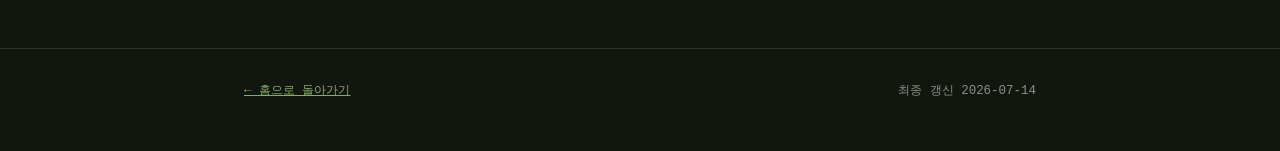
<file: finance.html>
<!doctype html>
<html lang="ko">
<head>
<meta charset="utf-8" />
<meta name="viewport" content="width=device-width, initial-scale=1" />
<title>재무 — 잠재 고객과 비즈니스 모델</title>
<meta name="description" content="사라지지 않는 진입 수요와, 장례를 시작점으로 생애주기 전체를 잇는 수익 구조. 1차 피드백의 '충분한 재무성과 확보'에 대한 답." />
<link rel="preconnect" href="https://fonts.googleapis.com" />
<link rel="preconnect" href="https://fonts.gstatic.com" crossorigin />
<link href="https://fonts.googleapis.com/css2?family=Noto+Serif+KR:wght@500;700;900&family=Noto+Sans+KR:wght@400;500;700&display=swap" rel="stylesheet" />
<link rel="stylesheet" href="assets/nav.css" />
<link rel="stylesheet" href="assets/style.css" />
</head>
<body>

<nav class="sitenav">
  <div class="sitenav-wrap">
    <a class="sitenav-brand" href="index.html">반려동물 생명순환센터</a>
    <div class="sitenav-links">
      <a href="index.html">홈</a>
      <a href="apply-round1.html">1차 지원서 아카이브</a>
      <a href="apply-round2.html">2차 지원서</a>
      <a href="brand.html">포지셔닝</a>
      <a href="finance.html" class="active">재무</a>
    </div>
  </div>
</nav>

<section class="hero page-hero">
  <div class="wrap">
    <span class="eyebrow">재무</span>
    <h1 class="reveal">한 번의 장례가 아니라,<br>생애주기 전체의 매출</h1>
    <p class="sub reveal">재무 논리는 단순하다. 진입 수요는 구조적으로 보장돼 있고, 생명순환센터는 그 수요를 단발 장례가 아니라 생애주기 반복 매출로 잇는다.</p>
  </div>
</section>

<section>
  <div class="wrap">
    <span class="eyebrow reveal">잠재 고객</span>
    <h2 class="reveal">사라지지 않는 시장</h2>
    <p class="lede reveal">반려동물 서비스 대부분은 "선택"이다. 미용도, 호텔도, 유치원도 안 써도 그만이다. 그러나 생애의 마지막은 모든 보호자가 언젠가 반드시 마주하는 "필연"이다. 그래서 이 수요는 경기와 무관하게, 구조적으로 보장된다.</p>

    <div class="mech reveal">
      <div class="mech-item">
        <div class="dot">―</div>
        <div>
          <h3>모집단은 이미 거대하고, 안정적이다</h3>
          <p>2025년 기준 591만 반려가구, 1,546만 명이 반려동물과 산다. 공식 등록만 누적 349만 마리다(KB 「2025 한국 반려동물 보고서」·농림축산검역본부 2024). 신규 등록은 줄어도 누적은 매년 6~7% 늘어난다 — 기존 반려인 시장이 흔들리지 않는다는 뜻이다.</p>
        </div>
      </div>
      <div class="mech-item">
        <div class="dot">―</div>
        <div>
          <h3>아이보다 반려동물이 더 많이 태어난다</h3>
          <p>2022년부터 4년 연속, 한 해 새로 등록되는 반려동물이 그해 신생아보다 많다(2024년 신규등록 26만 &gt; 신생아 23.83만). 누적 반려동물은 그해 출생아의 약 14.6배다. 사별 수요의 모집단이 인구구조 그 자체에서 커지고 있다.</p>
        </div>
      </div>
      <div class="mech-item">
        <div class="dot">―</div>
        <div>
          <h3>수요는 있는데, 합법적 선택지가 없다</h3>
          <p>지금도 반려동물 사체의 41.3%가 불법 매립되고, 보호자의 75.5%는 그것이 불법인지조차 모른다. 시장이 없어서가 아니라, 도심에서 이용할 수 있는 합법적이고 인간적인 선택지가 없어서 생긴 공백이다. 우리는 그 공백을 채운다.</p>
        </div>
      </div>
      <div class="mech-item">
        <div class="dot">―</div>
        <div>
          <h3>타겟은 이미 고관여로 이동 중이다</h3>
          <p>월평균 양육비는 2년 새 49% 뛰어 19.4만원, 동물병원 이용률은 95.1%다. 반려동물을 "가족"으로 여기는 인식이 확산되며 존엄한 마지막에 대한 지불 의사도 커진다. 1차 입지는 반려가구가 가장 밀집한 경기(157만)·수도권(305만, 전국의 51.7%)을 겨냥한다.</p>
        </div>
      </div>
    </div>

    <p class="cite reveal" style="margin-top:1.6rem;">반려동물 서비스 시장은 이미 경쟁이 치열하다. 하지만 "죽음 다음"은 아직 도심에 사업자가 없는, 비어 있는 시장이다.</p>
  </div>
</section>

<section>
  <div class="wrap">
    <span class="eyebrow reveal">비즈니스 모델</span>
    <h2 class="reveal">두 갈래로 벌고, 생애주기로 잇는다</h2>
    <p class="lede reveal">수익은 처리 방식의 두 티어에서 시작해, 생명순환센터라는 플랫폼 위에서 생애주기 전체로 확장된다. 브랜드 서사(순환)와 수익 구조가 같은 방향을 본다.</p>

    <div class="mech reveal">
      <div class="mech-item">
        <div class="dot">―</div>
        <div>
          <h3>기본 티어 — 순환으로 번다</h3>
          <p>여러 사체를 함께 건조 처리하고, 그 잔여물은 시설 내 정원의 비료가 된다. 저렴하게 권장하는 티어이자, "반려동물이 순환의 일부가 된다"는 서사를 물리적으로 완성하는 티어다. <strong>물량</strong>으로 버는 축이다.</p>
        </div>
      </div>
      <div class="mech-item">
        <div class="dot">―</div>
        <div>
          <h3>프리미엄 티어 — 마진으로 번다</h3>
          <p>개별로 처리해 유골을 보호자에게 돌려준다. 봉인된 유골함이 아니라, 새 생명이 자랄 메모리얼 화분으로. 화분·각인·디자인 옵션이 그 자체로 별도 수익원이 된다. <strong>마진</strong>으로 버는 축이다.</p>
        </div>
      </div>
    </div>

    <p class="cite reveal" style="margin-top:1rem;">기본(물량)과 프리미엄(마진)을 동시에 잡는 혼합 구조다. 저가 티어가 정체성을 완성하고, 고가 티어가 수익성을 떠받친다.</p>
  </div>
</section>

<section>
  <div class="wrap">
    <span class="eyebrow reveal">확장</span>
    <h2 class="reveal">장례는 끝이 아니라 시작이다</h2>
    <p class="reveal">단발성 장례업은 한 보호자와 평생 단 한 번 거래하고 끝난다. 우리는 반대다. 생명순환센터는 입양·놀이터·훈련·병원·미용·호텔·펫로스 상담까지, 반려동물 생애의 모든 접점을 한 공간에 담는다. 장례는 그 공간으로 들어오는 <strong>진입점</strong>이고, 센터는 한 보호자와 생애 내내 반복해 만나는 <strong>반복 매출 플랫폼</strong>이다.</p>
    <p class="reveal">확장은 단계적이다 — 초반에는 건조 처리·안치·수목원으로 사업 본체를 세우고, 중반에 입양소·병원·놀이터·훈련소로 생애주기를 잇고, 후반에 카페·미용·호텔·상담으로 일상 서비스를 넓힌다.</p>
    <p class="lede reveal" style="margin-top:2rem;">그래서 "충분한 재무성과"는 장례 단가 하나에서 나오지 않는다. 보장된 진입 수요 × 두 티어 × 생애주기 반복 — 이 구조에서 나온다.</p>
  </div>
</section>

<footer>
  <div class="wrap">
    <span><a class="back" href="index.html">← 홈으로 돌아가기</a></span>
    <span>최종 갱신 2026-07-14</span>
  </div>
</footer>

<script src="assets/main.js"></script>

</body>
</html>
</file>
<file: assets/nav.css>
.sitenav{
  position:sticky; top:0; z-index:100;
  background:#14171a; border-bottom:1px solid #262b26;
}
.sitenav-wrap{
  max-width:840px; margin:0 auto; padding:.8rem 1.5rem;
  display:flex; align-items:center; justify-content:space-between; flex-wrap:wrap; gap:.5rem 1.2rem;
}
.sitenav-brand{
  color:#e8e6d8; font-family:'Noto Serif KR',serif; font-weight:700; font-size:.88rem;
  text-decoration:none; letter-spacing:.01em; white-space:nowrap;
}
.sitenav-brand:hover{color:#89ab6b;}
.sitenav-links{display:flex; gap:1.3rem; font-family:ui-monospace,'SF Mono',Consolas,monospace; font-size:.8rem;}
.sitenav-links a{
  color:#9aa392; text-decoration:none; padding-bottom:.2rem; border-bottom:1px solid transparent; white-space:nowrap;
}
.sitenav-links a:hover{color:#e8e6d8;}
.sitenav-links a.active{color:#89ab6b; border-color:#89ab6b;}

@media (max-width:560px){
  .sitenav-wrap{padding:.7rem 1rem;}
  .sitenav-links{gap:.9rem; font-size:.74rem;}
}
</file>
<file: assets/style.css>
:root{
  --ground:#11160f;
  --panel:#19211a;
  --ink:#e8e6d8;
  --muted:#8b9581;
  --accent:#89ab6b;
  --accent-dim:#4c6a3c;
  --line:#2b3327;
}
*{box-sizing:border-box;}
html{scroll-behavior:smooth;}
body{
  margin:0;
  background:var(--ground);
  color:var(--ink);
  font-family:'Noto Sans KR', -apple-system, 'Malgun Gothic', sans-serif;
  font-size:17px;
  line-height:1.75;
  -webkit-font-smoothing:antialiased;
}
@media (prefers-reduced-motion: no-preference){
  .reveal{opacity:0; transform:translateY(14px); transition:opacity .7s ease, transform .7s ease;}
  .reveal.in{opacity:1; transform:translateY(0);}
}
a{color:var(--accent);}
.mono{font-family:ui-monospace,'SF Mono','Cascadia Mono',Consolas,monospace; font-variant-numeric:tabular-nums;}
.serif{font-family:'Noto Serif KR','Nanum Myeongjo',ui-serif,Georgia,serif;}
.wrap{max-width:840px; margin:0 auto; padding:0 1.5rem;}

header.top{
  position:sticky; top:0; z-index:10;
  background:linear-gradient(var(--ground) 78%, transparent);
  padding:1rem 0 1.4rem;
}
header.top .wrap{display:flex; align-items:baseline; justify-content:space-between; gap:1rem;}
.brand{font-family:'Noto Serif KR',serif; font-weight:700; font-size:.95rem; letter-spacing:.02em;}
a.brand{text-decoration:none;}
a.brand:hover{color:var(--accent);}
.updated{font-size:.75rem; color:var(--muted); font-family:ui-monospace,monospace; white-space:nowrap;}

section{padding:5.5rem 0;}
section + section{border-top:1px solid var(--line);}

.eyebrow{
  display:inline-block; font-size:.78rem; letter-spacing:.12em; text-transform:uppercase;
  color:var(--accent); border-bottom:1px solid var(--accent-dim); padding-bottom:.35rem; margin-bottom:1.6rem;
}

/* Hero */
.hero{padding-top:3rem;}
.hero h1{
  font-family:'Noto Serif KR',serif; font-weight:900;
  font-size:clamp(2rem, 5vw + .6rem, 3.6rem);
  line-height:1.28; margin:0 0 1.1rem; text-wrap:balance;
  letter-spacing:-0.01em;
}
.hero .sub{font-size:1.15rem; color:var(--muted); max-width:34rem; margin:0 0 3rem;}
.statline{
  display:grid; grid-template-columns:repeat(3,1fr); gap:1.5rem;
  border-top:1px solid var(--line); border-bottom:1px solid var(--line); padding:2rem 0;
}
.stat .num{
  font-size:clamp(1.9rem, 4vw, 2.8rem); font-weight:600; color:var(--ink);
  font-family:ui-monospace,'SF Mono',Consolas,monospace; font-variant-numeric:tabular-nums;
}
.stat .num span{color:var(--accent);}
.stat .label{font-size:.85rem; color:var(--muted); margin-top:.4rem; line-height:1.5;}

/* Page (sub-page) hero, smaller than home hero */
.page-hero h1{
  font-family:'Noto Serif KR',serif; font-weight:900;
  font-size:clamp(1.8rem, 4vw + .4rem, 3rem);
  line-height:1.32; margin:0 0 1.1rem; text-wrap:balance; letter-spacing:-0.01em;
}

h2{
  font-family:'Noto Serif KR',serif; font-weight:700;
  font-size:clamp(1.4rem, 2.6vw, 1.9rem); line-height:1.4; margin:0 0 2.2rem; text-wrap:balance;
}
p{margin:0 0 1.1rem; max-width:38rem;}
p.lede{color:var(--ink); font-size:1.05rem;}
.cite{font-size:.85rem; color:var(--muted); border-left:2px solid var(--accent-dim); padding-left:.9rem; margin:1.2rem 0 0; max-width:36rem;}

/* Two walls */
.walls{display:grid; grid-template-columns:1fr 1fr; gap:0; border:1px solid var(--line);}
.wall{padding:2rem 2rem;}
.wall + .wall{border-left:1px solid var(--line);}
.wall h3{font-family:'Noto Serif KR',serif; font-size:1.1rem; margin:0 0 1rem; color:var(--accent); font-weight:700;}
.wall p{font-size:.96rem;}

/* Exhibits */
.exhibit{
  display:grid; grid-template-columns:9rem 1fr; gap:1.6rem;
  padding:2rem 0; border-top:1px solid var(--line);
}
.exhibit:first-of-type{border-top:none;}
.exhibit .tag{font-size:.78rem; letter-spacing:.08em; color:var(--muted); text-transform:uppercase; padding-top:.2rem;}
.exhibit .tag b{display:block; color:var(--accent); font-size:1.5rem; font-family:ui-monospace,monospace; letter-spacing:0; margin-bottom:.3rem;}
.exhibit h3{font-family:'Noto Serif KR',serif; font-size:1.1rem; margin:0 0 .6rem; font-weight:700;}
.exhibit p{font-size:.96rem;}

/* Mechanism list */
.mech{border-top:1px solid var(--line);}
.mech-item{padding:1.8rem 0; border-bottom:1px solid var(--line); display:grid; grid-template-columns:1.4rem 1fr; gap:1.2rem;}
.mech-item .dot{color:var(--accent); font-family:ui-monospace,monospace;}
.mech-item h3{font-family:'Noto Serif KR',serif; font-size:1.05rem; margin:0 0 .5rem; font-weight:700;}
.mech-item p{font-size:.96rem;}

/* Teaser (short summary + link to a sub-page) */
.teaser{border:1px solid var(--line); padding:1.8rem 2rem; margin-top:1.5rem;}
.teaser p{margin-bottom:1.2rem;}
.teaser a.more{
  font-family:ui-monospace,monospace; font-size:.85rem; letter-spacing:.04em;
  color:var(--accent); text-decoration:none; border-bottom:1px solid var(--accent-dim); padding-bottom:.2rem;
}
.teaser a.more:hover{border-color:var(--accent);}

/* Roadmap */
.road{display:grid; grid-template-columns:repeat(3,1fr); gap:0; position:relative; margin-top:1rem;}
.road::before{content:"";position:absolute; top:1.05rem; left:0; right:0; height:1px; background:var(--line);}
.step{padding:0 1.2rem 0 0;}
.step .n{
  width:2.1rem; height:2.1rem; border-radius:50%; background:var(--ground); border:1px solid var(--accent);
  color:var(--accent); font-family:ui-monospace,monospace; font-weight:700; font-size:.95rem;
  display:flex; align-items:center; justify-content:center; position:relative; z-index:1; margin-bottom:1rem;
}
.step h3{font-family:'Noto Serif KR',serif; font-size:1.05rem; margin:0 0 .5rem; font-weight:700;}
.step p{font-size:.92rem; color:var(--muted);}

.close{padding:6rem 0 4rem; text-align:left;}
.close p.lede{font-family:'Noto Serif KR',serif; font-size:1.4rem; color:var(--ink); font-weight:500; max-width:30rem;}

footer{padding:2rem 0 3rem; border-top:1px solid var(--line);}
footer .wrap{display:flex; justify-content:space-between; flex-wrap:wrap; gap:.5rem; font-size:.78rem; color:var(--muted); font-family:ui-monospace,monospace;}

.status-badge{
  display:inline-block; font-size:.72rem; font-family:ui-monospace,monospace; letter-spacing:.04em;
  color:#c97b6b; border:1px solid #6a3c38; padding:.25rem .6rem; border-radius:3px; margin-left:.6rem; vertical-align:middle;
}

/* Link cards (landing page → sub-page navigation) */
.linkgrid{display:grid; grid-template-columns:1fr 1fr; gap:1.2rem; margin-top:1rem;}
.linkcard{
  display:block; border:1px solid var(--line); padding:1.8rem; text-decoration:none; color:var(--ink);
  transition:border-color .15s ease, background .15s ease;
}
.linkcard:hover{border-color:var(--accent-dim); background:var(--panel);}
.linkcard .lc-tag{font-family:ui-monospace,monospace; font-size:.72rem; color:var(--muted); text-transform:uppercase; letter-spacing:.06em; margin-bottom:.8rem; display:flex; align-items:center; gap:.5rem;}
.linkcard h3{font-family:'Noto Serif KR',serif; font-size:1.15rem; font-weight:700; margin:0 0 .7rem; color:var(--ink);}
.linkcard p{font-size:.9rem; color:var(--muted); margin:0; max-width:none;}
.linkcard .lc-arrow{font-family:ui-monospace,monospace; font-size:.85rem; color:var(--accent); margin-top:1.2rem; display:block;}

@media (max-width:700px){
  .linkgrid{grid-template-columns:1fr;}
  .statline{grid-template-columns:1fr; gap:1.4rem;}
  .walls{grid-template-columns:1fr;}
  .wall + .wall{border-left:none; border-top:1px solid var(--line);}
  .exhibit{grid-template-columns:1fr; gap:.6rem;}
  .road{grid-template-columns:1fr; gap:2rem;}
  .road::before{display:none;}
}
</file>
<file: assets/archive.css>
:root{
  --page-bg:#e9e9e4;
  --paper:#ffffff;
  --ink:#1c1c1c;
  --muted:#6b7280;
  --line:#e5e5e0;
  --badge:#17181a;
}
*{box-sizing:border-box;}
body{
  margin:0;
  background:var(--page-bg);
  color:var(--ink);
  font-family:'Noto Sans KR', -apple-system, 'Malgun Gothic', sans-serif;
  font-size:16px;
  line-height:1.8;
  -webkit-font-smoothing:antialiased;
  padding:2.5rem 1rem 5rem;
}

.doc{
  max-width:760px;
  margin:0 auto;
  background:var(--paper);
  border:1px solid var(--line);
  border-radius:4px;
  box-shadow:0 1px 3px rgba(0,0,0,.06), 0 8px 24px rgba(0,0,0,.05);
  padding:3rem 3.5rem 3.5rem;
}

.doc-topline{
  display:flex; justify-content:space-between; align-items:center;
  font-family:ui-monospace,'SF Mono',Consolas,monospace; font-size:.72rem; color:var(--muted);
  margin-bottom:1.6rem;
}
.doc-topline a{color:var(--muted); text-decoration:none; border-bottom:1px solid var(--line);}
.doc-topline a:hover{color:var(--ink); border-color:var(--muted);}

.badge{
  display:inline-block; background:var(--badge); color:#fff; font-size:.78rem; font-weight:700;
  padding:.32rem .8rem; border-radius:5px; margin-bottom:1.1rem;
}
.badge.result{background:#fdeceb; color:#b3382c; font-weight:700; margin-left:.5rem;}

h1{
  font-family:'Noto Serif KR',serif; font-weight:900; font-size:1.65rem; line-height:1.4;
  margin:0 0 .5rem; letter-spacing:-.01em;
}
.submitted{font-size:.85rem; color:var(--muted); margin:0 0 2.4rem;}

hr{border:none; border-top:1px solid var(--line); margin:2.4rem 0;}

.qhead{text-align:center; margin:0 0 1.8rem;}
.qhead .qn{
  font-family:'Noto Serif KR',serif; font-weight:700; font-size:1.3rem; color:var(--ink); margin-bottom:.6rem;
}
.qhead .qtext{font-size:.95rem; color:var(--muted);}

.qbody p{margin:0 0 1.15rem; font-size:.98rem; color:#2a2a2a;}
.qbody p:last-child{margin-bottom:0;}
.qbody b{color:var(--ink);}

.qbody h4{
  font-family:'Noto Serif KR',serif; font-size:1.02rem; font-weight:700; color:var(--ink);
  margin:1.8rem 0 .8rem;
}
.qbody h5{font-size:.95rem; font-weight:700; color:var(--ink); margin:1.6rem 0 .6rem;}
.qbody ul{margin:0 0 1.4rem; padding-left:1.2rem; font-size:.95rem; color:#2a2a2a;}
.qbody li{margin-bottom:.55rem;}
.qbody li:last-child{margin-bottom:0;}

figure.doc-figure{margin:1.6rem 0 2rem;}
figure.doc-figure img{display:block; width:100%; height:auto; border:1px solid var(--line); border-radius:6px;}
figure.doc-figure figcaption{font-size:.75rem; color:var(--muted); margin-top:.55rem; font-family:ui-monospace,monospace;}

.qsection{padding-bottom:2.6rem; margin-bottom:2.6rem; border-bottom:1px solid var(--line);}
.qsection:last-of-type{border-bottom:none; margin-bottom:0; padding-bottom:0;}

.meta-table{margin-top:2.4rem; border-top:1px solid var(--line);}
.meta-row{display:flex; justify-content:space-between; align-items:center; padding:.85rem 0; border-bottom:1px solid var(--line); font-size:.9rem;}
.meta-row .k{color:var(--muted);}
.meta-row .v{color:var(--ink); font-weight:500;}
.meta-row .v.tag{background:var(--badge); color:#fff; padding:.2rem .6rem; border-radius:4px; font-size:.82rem;}

figure.doc-figure.pot{max-width:320px; margin:2.4rem auto 0;}

@media (max-width:600px){
  body{padding:1.2rem .6rem 3rem;}
  .doc{padding:2rem 1.3rem 2.4rem;}
  h1{font-size:1.35rem;}
}
</file>
